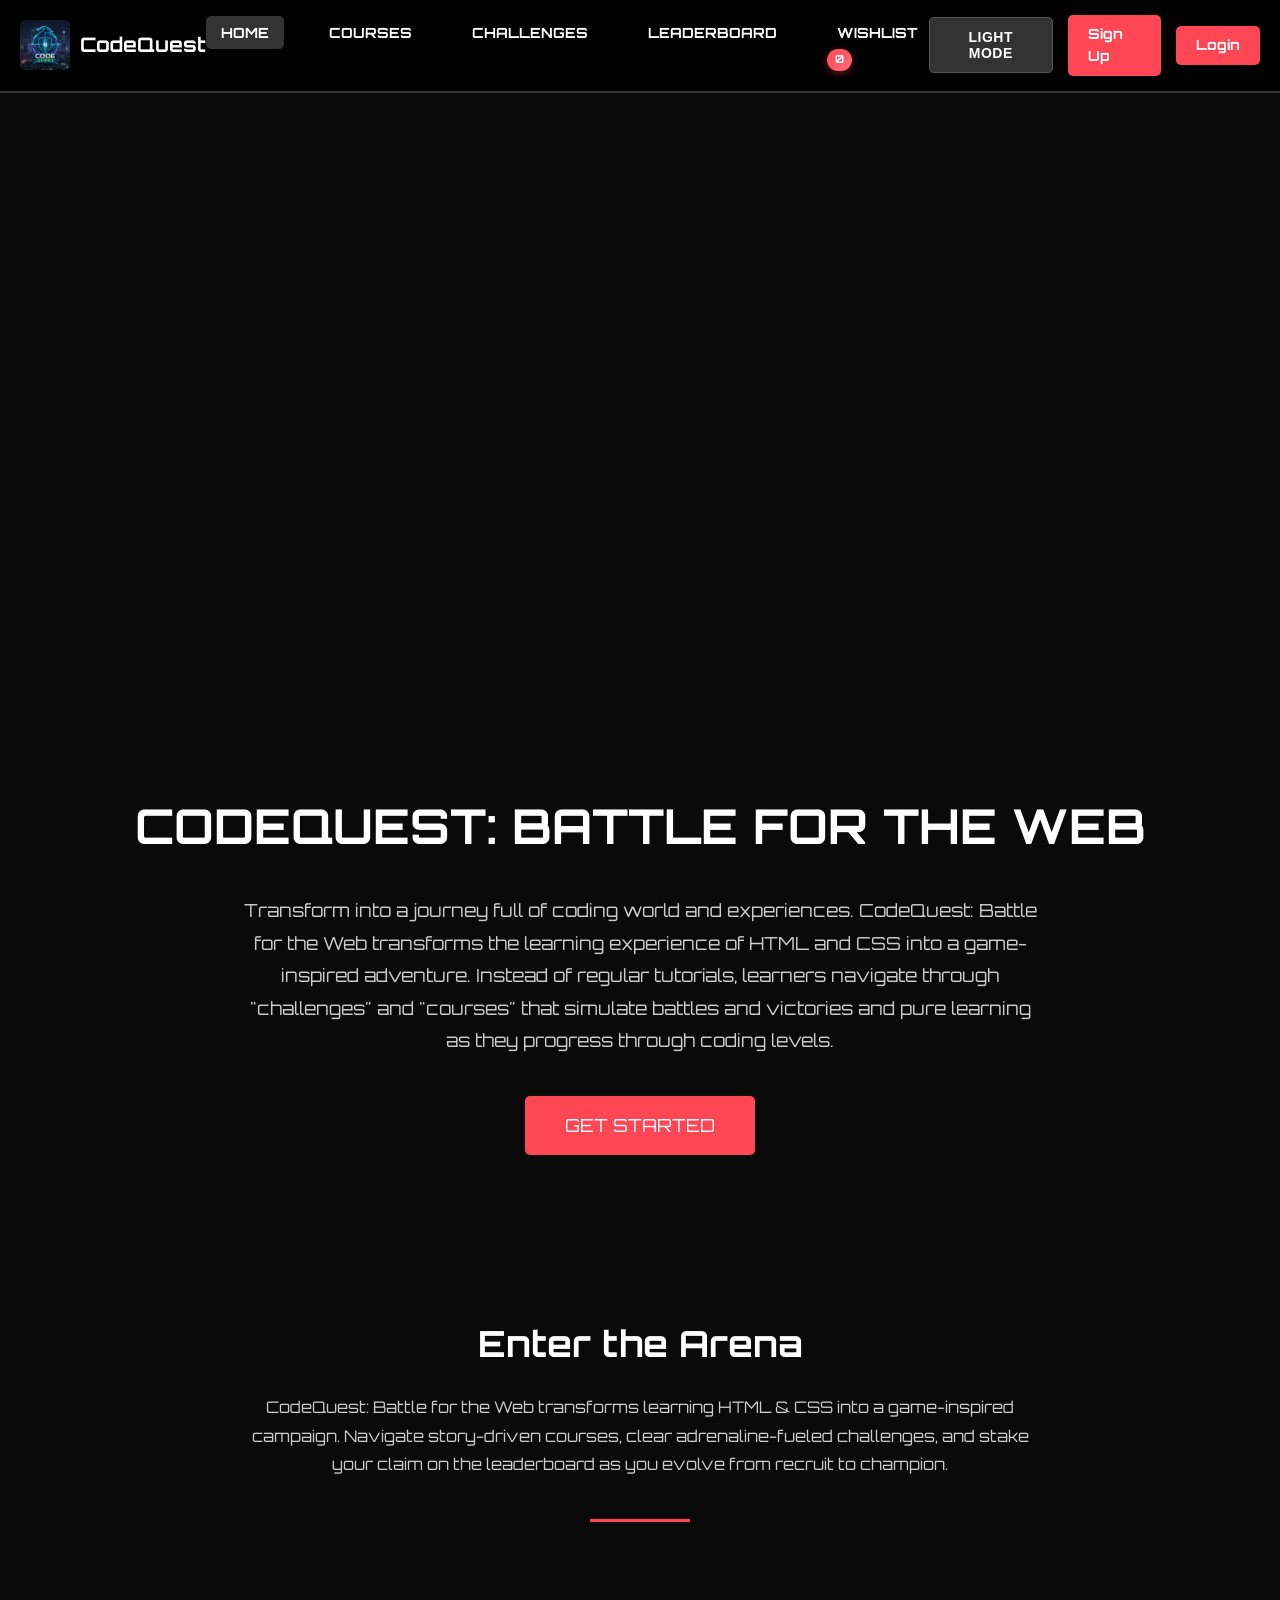
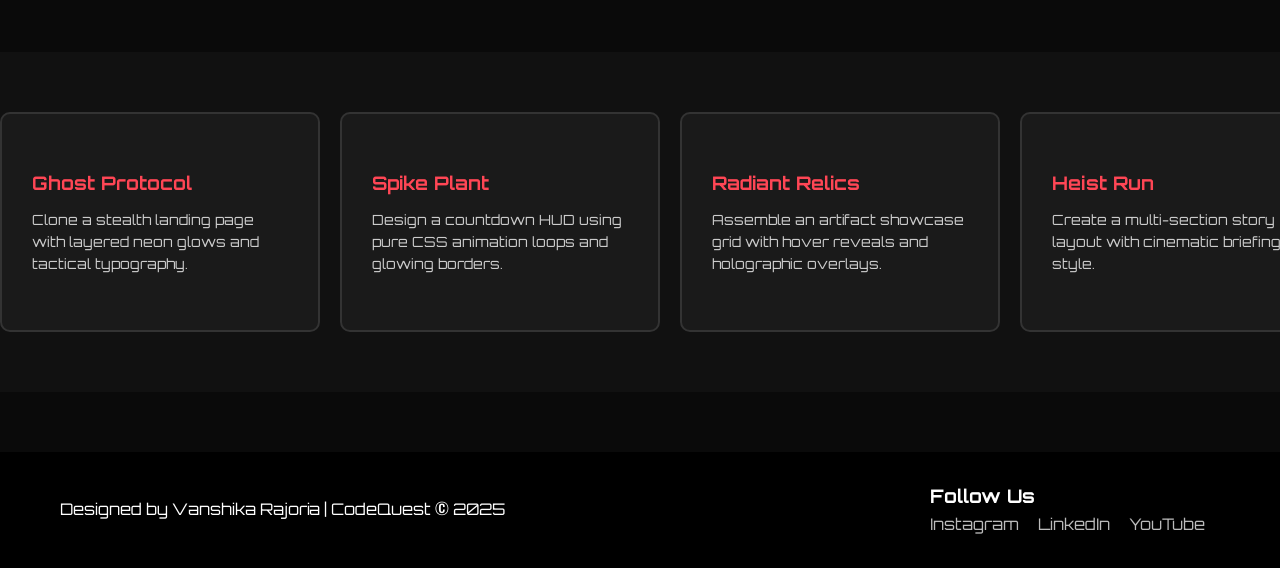
<file: index.html>
<!DOCTYPE html>
<html lang="en">

<head>
  <meta charset="UTF-8">
  <meta name="viewport" content="width=device-width, initial-scale=1.0">
  <title>CodeQuest - Home</title>
  <link href="https://fonts.googleapis.com/css2?family=Orbitron:wght@400;700&family=Oswald:wght@600;700&display=swap"
    rel="stylesheet">
  <link rel="stylesheet" href="index.css">
  <link rel="stylesheet" href="interactive.css">
  <link rel="icon" type="image/x-icon" href="logo.jpg">

  <!-- <style>
    #test{
      background-image: url('./courses.avif');
      background-size: 100% 100%;
      width: 300px;
      height: 200px;
      margin: 100px;
    }
  </style> -->
</head>

<body>
  <!-- <div id="test">
    <h2>Featured Course</h2>
    <p>Master HTML & CSS with interactive lessons and real-world projects.</p>
  </div> -->
  <header class="site-header">
    <div class="header-inner">
      <a href="index.html" class="brand">
        <img src="logo.jpg" alt="CodeQuest logo" class="brand-logo">
        <span class="brand-title">CodeQuest</span>
      </a>

      <!-- <input type="checkbox" id="nav-toggle" class="nav-toggle">
      <label for="nav-toggle" class="nav-toggle-label">
        <span></span>
        <span></span>
        <span></span>
      </label> -->

      <nav class="main-nav">
        <ul class="nav-links">
          <li><a class="active" href="index.html">HOME</a></li>
          <li><a href="courses.html">COURSES</a></li>
          <li><a href="challenges.html">CHALLENGES</a></li>
          <li><a href="leaderboard.html">LEADERBOARD</a></li>
          <li><a href="wishlist.html">WISHLIST <span id="wishlist-count" class="wishlist-badge">0</span></a></li>
        </ul>
      </nav>

      <div class="header-actions">
        <button class="theme-toggle-btn" id="theme-toggle-btn" type="button">Light Mode</button>
        <a href="signup.html" class="btn btn-red">Sign Up</a>
        <a href="login.html" class="btn btn-red-outline">Login</a>
      </div>
    </div>
  </header>

  <video src="firefly.mp4" autoplay loop muted></video>

  <main>
    <section class="hero">
      <h1 class="hero-title">CodeQuest: Battle for the Web</h1>

      <!-- <div class="hero-image-container">
        <img src="code.jpg" alt="CodeQuest Battle Arena">
      </div> -->

      <p class="hero-description">
        Transform into a journey full of coding world and experiences. CodeQuest: Battle for the Web transforms the
        learning experience of HTML and CSS into a game-inspired adventure. Instead of regular tutorials, learners
        navigate through "challenges" and "courses" that simulate battles and victories and pure learning as they
        progress through coding levels.
      </p>

      <div class="hero-actions">
        <a href="courses.html" class="btn-cta">GET STARTED</a>
      </div>
    </section>

    <section class="section">
      <h2 class="section-title">Enter the Arena</h2>
      <p class="section-subtitle">
        CodeQuest: Battle for the Web transforms learning HTML & CSS into a game-inspired campaign. Navigate
        story-driven courses, clear adrenaline-fueled challenges, and stake your claim on the leaderboard as you evolve
        from recruit to champion.
      </p>
      <div class="divider"></div>
    </section>

    <section class="challenges-scroll">
      <div class="challenges-track">
        <div class="challenge-item">
          <h3>Ghost Protocol</h3>
          <p>Clone a stealth landing page with layered neon glows and tactical typography.</p>
        </div>
        <div class="challenge-item">
          <h3>Spike Plant</h3>
          <p>Design a countdown HUD using pure CSS animation loops and glowing borders.</p>
        </div>
        <div class="challenge-item">
          <h3>Radiant Relics</h3>
          <p>Assemble an artifact showcase grid with hover reveals and holographic overlays.</p>
        </div>
        <div class="challenge-item">
          <h3>Heist Run</h3>
          <p>Create a multi-section story layout with cinematic briefing style.</p>
        </div>
        <div class="challenge-item">
          <h3>Valorant Nexus</h3>
          <p>Construct a dashboard with live-style badges and mission logs.</p>
        </div>
        <div class="challenge-item">
          <h3>Final Strike</h3>
          <p>Forge an endgame boss fight page combining grid tactics and flex squads.</p>
        </div>
        <!-- Duplicate for seamless scroll -->
        <div class="challenge-item">
          <h3>Ghost Protocol</h3>
          <p>Clone a stealth landing page with layered neon glows and tactical typography.</p>
        </div>
        <div class="challenge-item">
          <h3>Spike Plant</h3>
          <p>Design a countdown HUD using pure CSS animation loops and glowing borders.</p>
        </div>
        <div class="challenge-item">
          <h3>Radiant Relics</h3>
          <p>Assemble an artifact showcase grid with hover reveals and holographic overlays.</p>
        </div>
      </div>
    </section>
  </main>

  <footer class="site-footer">
    <div class="footer-inner">
      <p>Designed by Vanshika Rajoria | CodeQuest © 2025</p>
      
      <div class="footer-col">
        <h3>Follow Us</h3>
        <div class="social-icons">
          <a href="#">Instagram</a>
          <a href="#">LinkedIn</a>
          <a href="#">YouTube</a>
        </div>
      </div>

    </div>
  </footer>

  <script src="courses.js"></script>
  <script src="theme-toggle.js"></script>
</body>

</html>
</file>
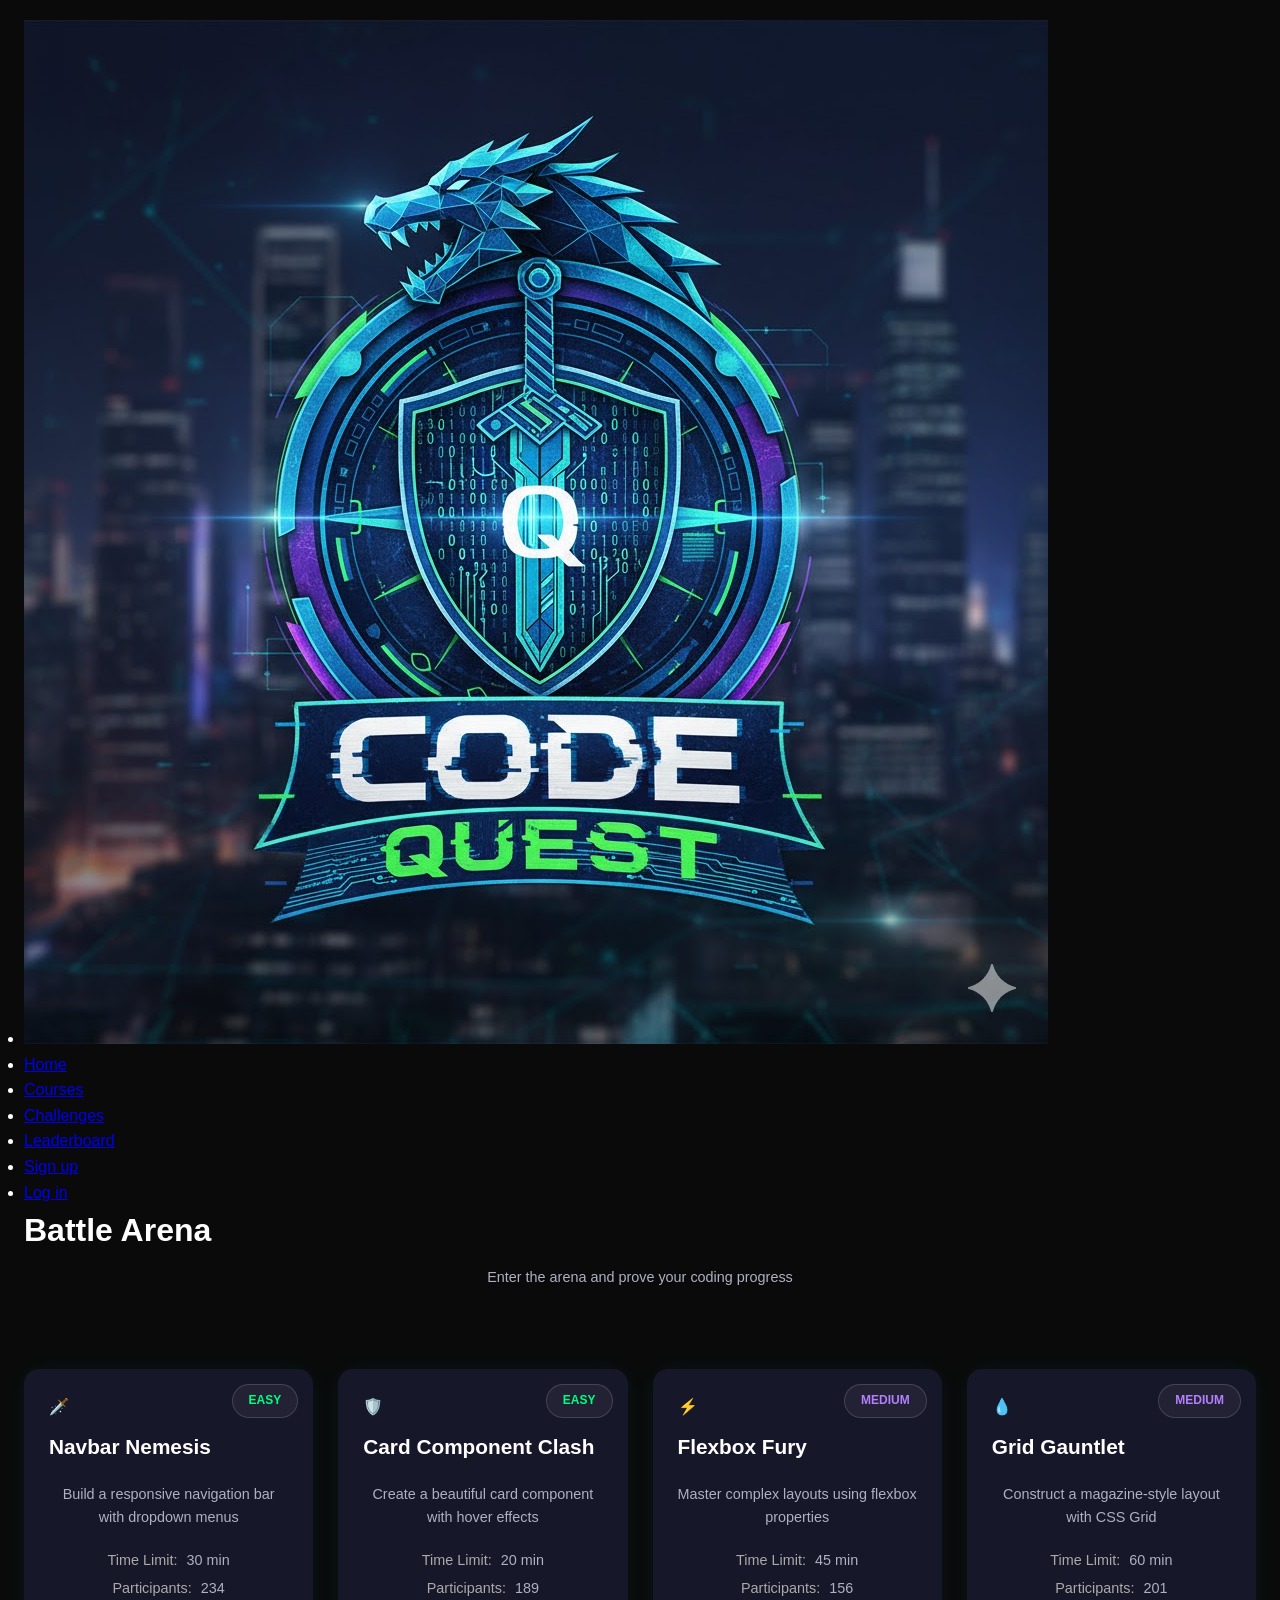
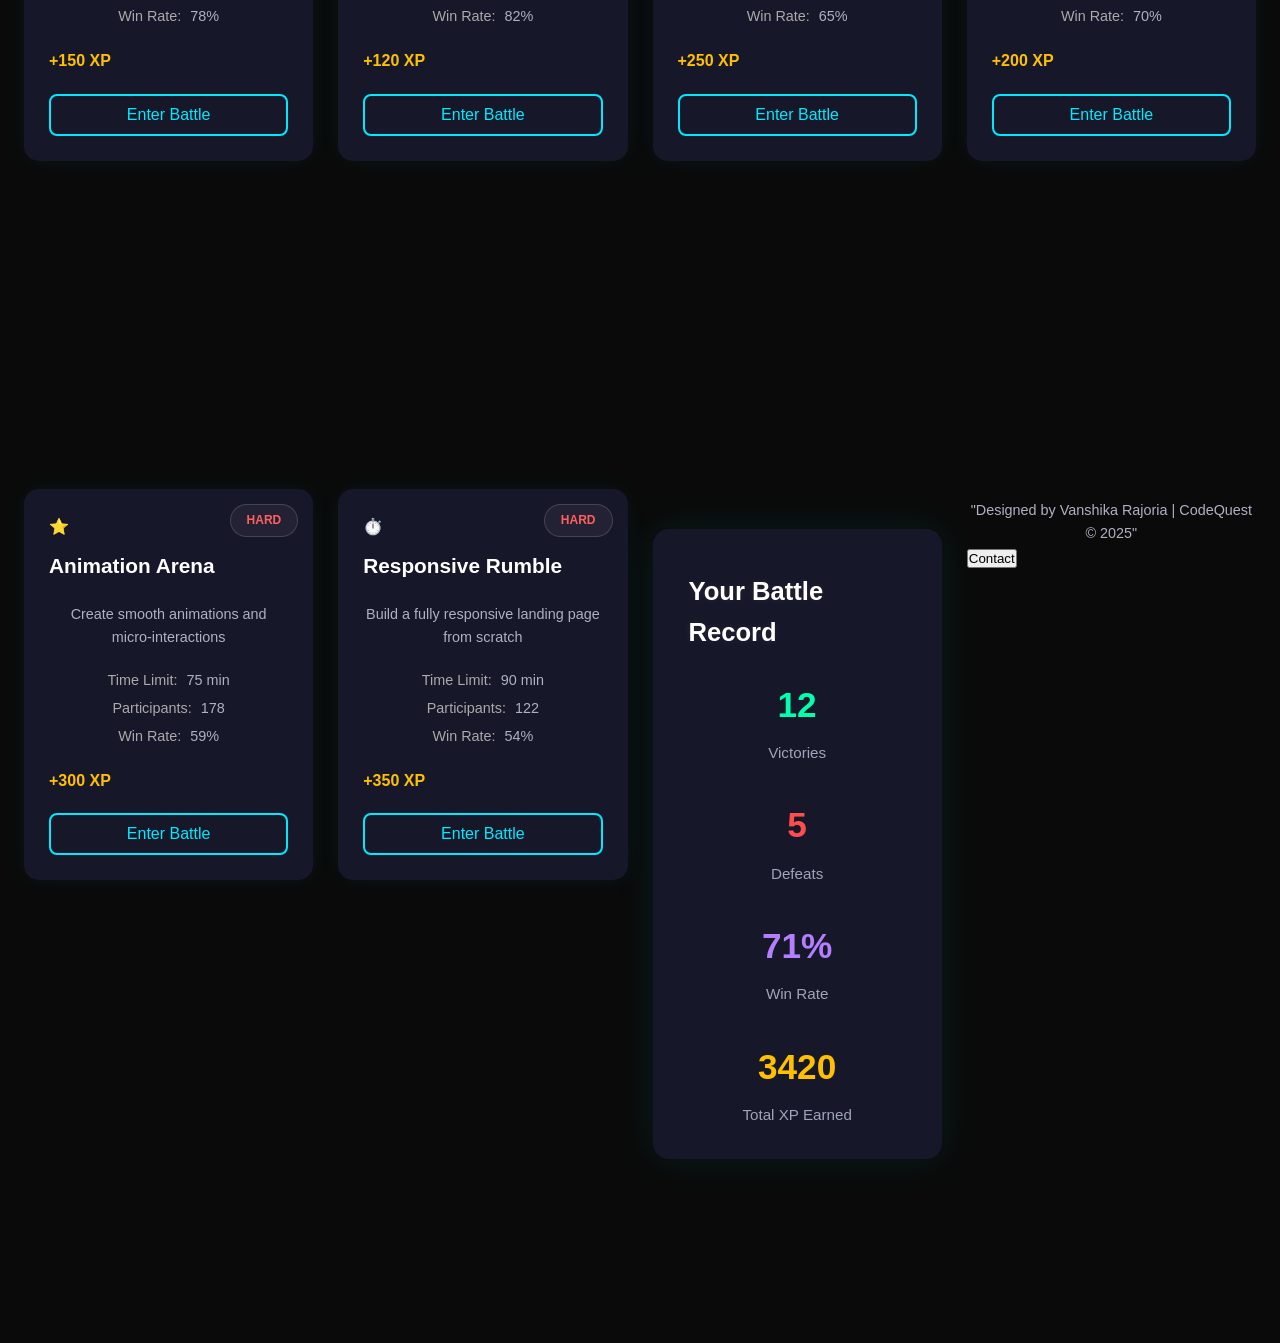
<file: challenge.html>
<!DOCTYPE html>
<html lang="en">
<head>
    <meta charset="UTF-8">
    <meta name="viewport" content="width=device-width, initial-scale=1.0">
    <title>Challenges - CodeQuest</title>
    <link rel="stylesheet" href="challenge.css">
    <link rel="stylesheet" href="index.css">
</head>


<body>
    <div class="container">
        <div class="menu">
            <ul>
                <li class="logo"><a href="index.html"><img src="logo.jpg" alt="Logo"></a></li>
                <li><a href="index.html">Home</a></li>
                <li><a href="courses.html">Courses</a></li>
                <li class="active"><a href="challenge.html">Challenges</a></li>
                <li><a href="leaderboard.html">Leaderboard</a></li>
                <li><a href="#" class="signup-btn"><span>Sign up</span></a></li>
                <li><a href="#" class="login-btn"><span>Log in</span></a></li>
            </ul>
        </div>
        <div class="challenge-content">
            <h1>Battle Arena</h1>
            <p class="subtitle">Enter the arena and prove your coding progress</p>
            </div>

<div class="battle-container">
    <div class="battle-card easy">
      <div class="icon">🗡️</div>
      <div class="difficulty">Easy</div>
      <h2>Navbar Nemesis</h2>
      <p>Build a responsive navigation bar with dropdown menus</p>
      <div class="info">
        <p><span>Time Limit:</span> 30 min</p>
        <p><span>Participants:</span> 234</p>
        <p><span>Win Rate:</span> 78%</p>
      </div>
      <div class="reward">+150 XP</div>
      <button>Enter Battle</button>
    </div>

    
    <div class="battle-card easy">
      <div class="icon">🛡️</div>
      <div class="difficulty">Easy</div>
      <h2>Card Component Clash</h2>
      <p>Create a beautiful card component with hover effects</p>
      <div class="info">
        <p><span>Time Limit:</span> 20 min</p>
        <p><span>Participants:</span> 189</p>
        <p><span>Win Rate:</span> 82%</p>
      </div>
      <div class="reward">+120 XP</div>
      <button>Enter Battle</button>
    </div>

    <div class="battle-card medium">
      <div class="icon">⚡</div>
      <div class="difficulty">Medium</div>
      <h2>Flexbox Fury</h2>
      <p>Master complex layouts using flexbox properties</p>
      <div class="info">
        <p><span>Time Limit:</span> 45 min</p>
        <p><span>Participants:</span> 156</p>
        <p><span>Win Rate:</span> 65%</p>
      </div>
      <div class="reward">+250 XP</div>
      <button>Enter Battle</button>
    </div>

    
    <div class="battle-card medium">
      <div class="icon">💧</div>
      <div class="difficulty">Medium</div>
      <h2>Grid Gauntlet</h2>
      <p>Construct a magazine-style layout with CSS Grid</p>
      <div class="info">
        <p><span>Time Limit:</span> 60 min</p>
        <p><span>Participants:</span> 201</p>
        <p><span>Win Rate:</span> 70%</p>
      </div>
      <div class="reward">+200 XP</div>
      <button>Enter Battle</button>
    </div>

    
    <div class="battle-card hard">
      <div class="icon">⭐</div>
      <div class="difficulty">Hard</div>
      <h2>Animation Arena</h2>
      <p>Create smooth animations and micro-interactions</p>
      <div class="info">
        <p><span>Time Limit:</span> 75 min</p>
        <p><span>Participants:</span> 178</p>
        <p><span>Win Rate:</span> 59%</p>
      </div>
      <div class="reward">+300 XP</div>
      <button>Enter Battle</button>
    </div>

    
    <div class="battle-card hard">
      <div class="icon">⏱️</div>
      <div class="difficulty">Hard</div>
      <h2>Responsive Rumble</h2>
      <p>Build a fully responsive landing page from scratch</p>
      <div class="info">
        <p><span>Time Limit:</span> 90 min</p>
        <p><span>Participants:</span> 122</p>
        <p><span>Win Rate:</span> 54%</p>
      </div>
      <div class="reward">+350 XP</div>
      <button>Enter Battle</button>
            
        </div>

         <div class="battle-record">
    <h2>Your Battle Record</h2>
    <div class="stats">
      <div class="stat">
        <h3 class="green">12</h3>
        <p>Victories</p>
      </div>
      <div class="stat">
        <h3 class="red">5</h3>
        <p>Defeats</p>
      </div>
      <div class="stat">
        <h3 class="purple">71%</h3>
        <p>Win Rate</p>
      </div>
      <div class="stat">
        <h3 class="yellow">3420</h3>
        <p>Total XP Earned</p>
      </div>
    </div>
  </div>
    
        <footer>
            <p>"Designed by Vanshika Rajoria | CodeQuest ©️ 2025"</p>
            <form>
                <input type="button" id="Contact" value="Contact">
            </form>
        </footer>
        
    </body>
    </html>
</file>
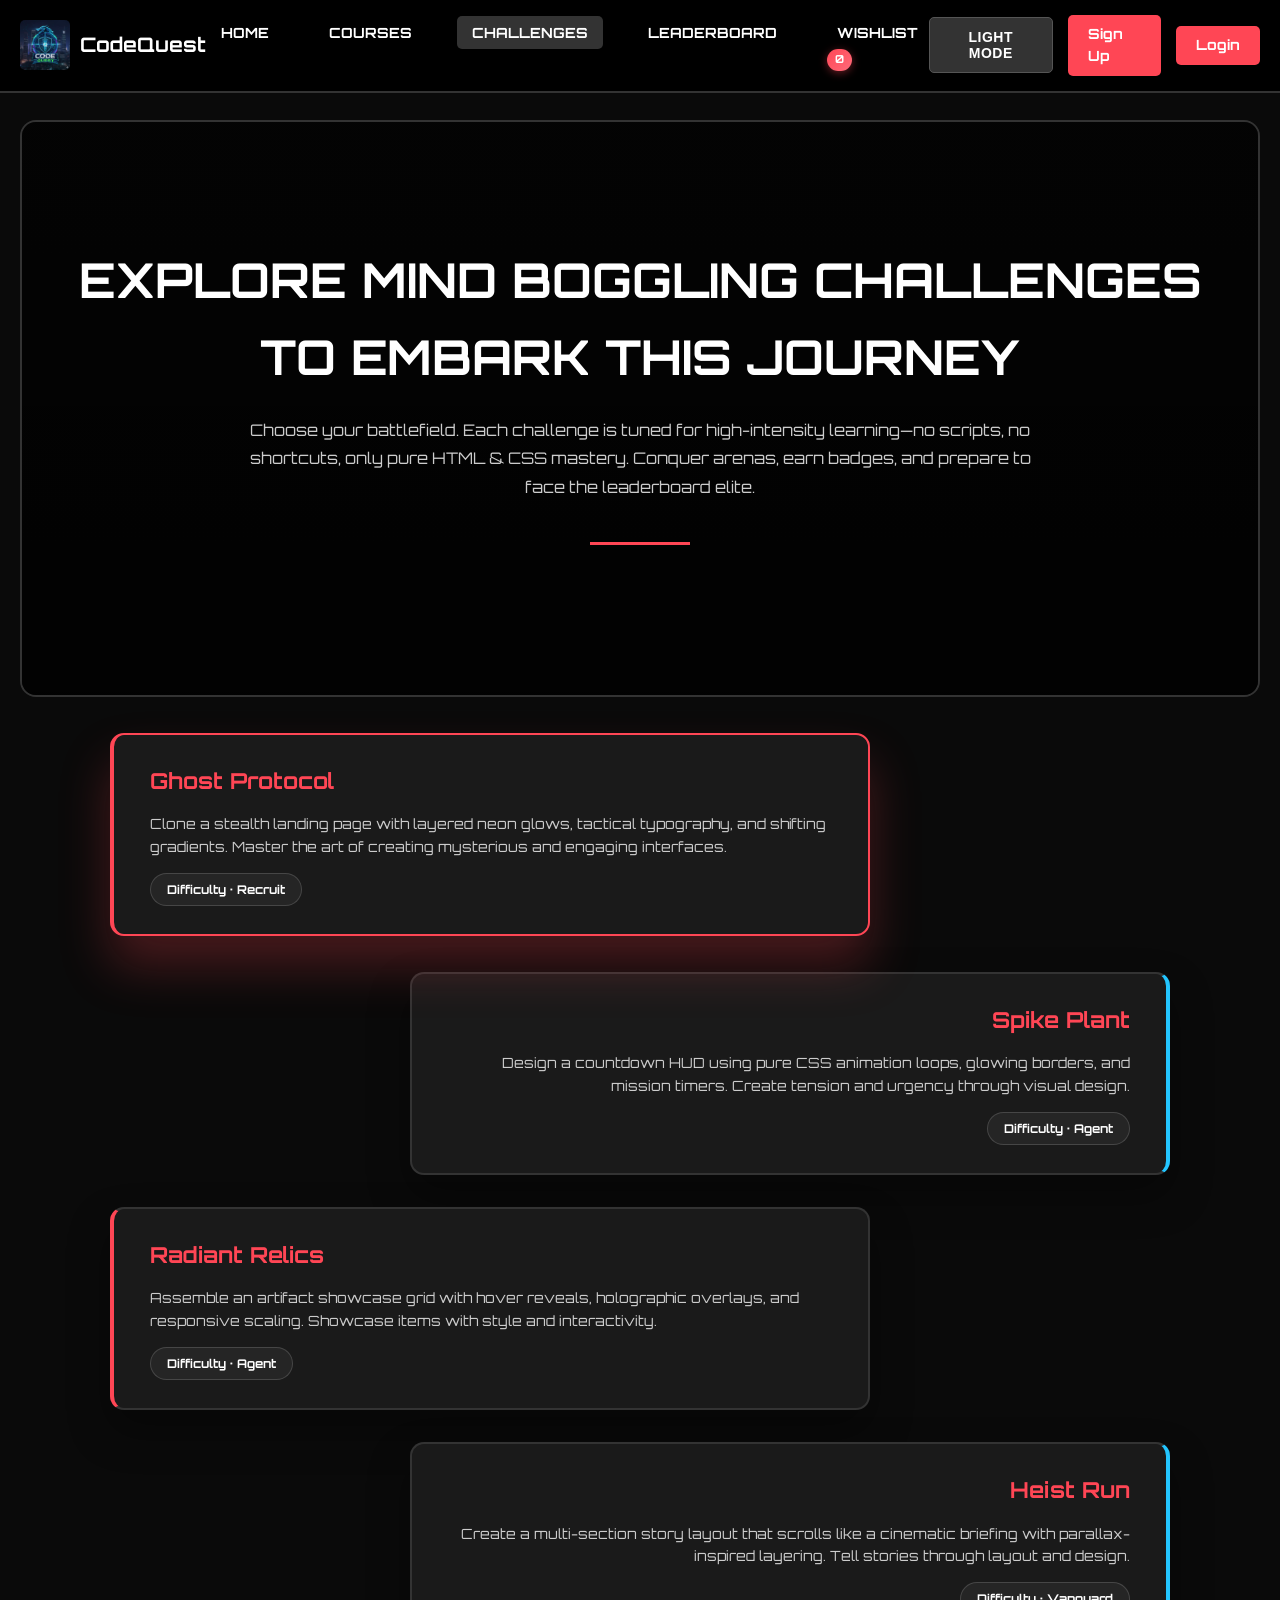
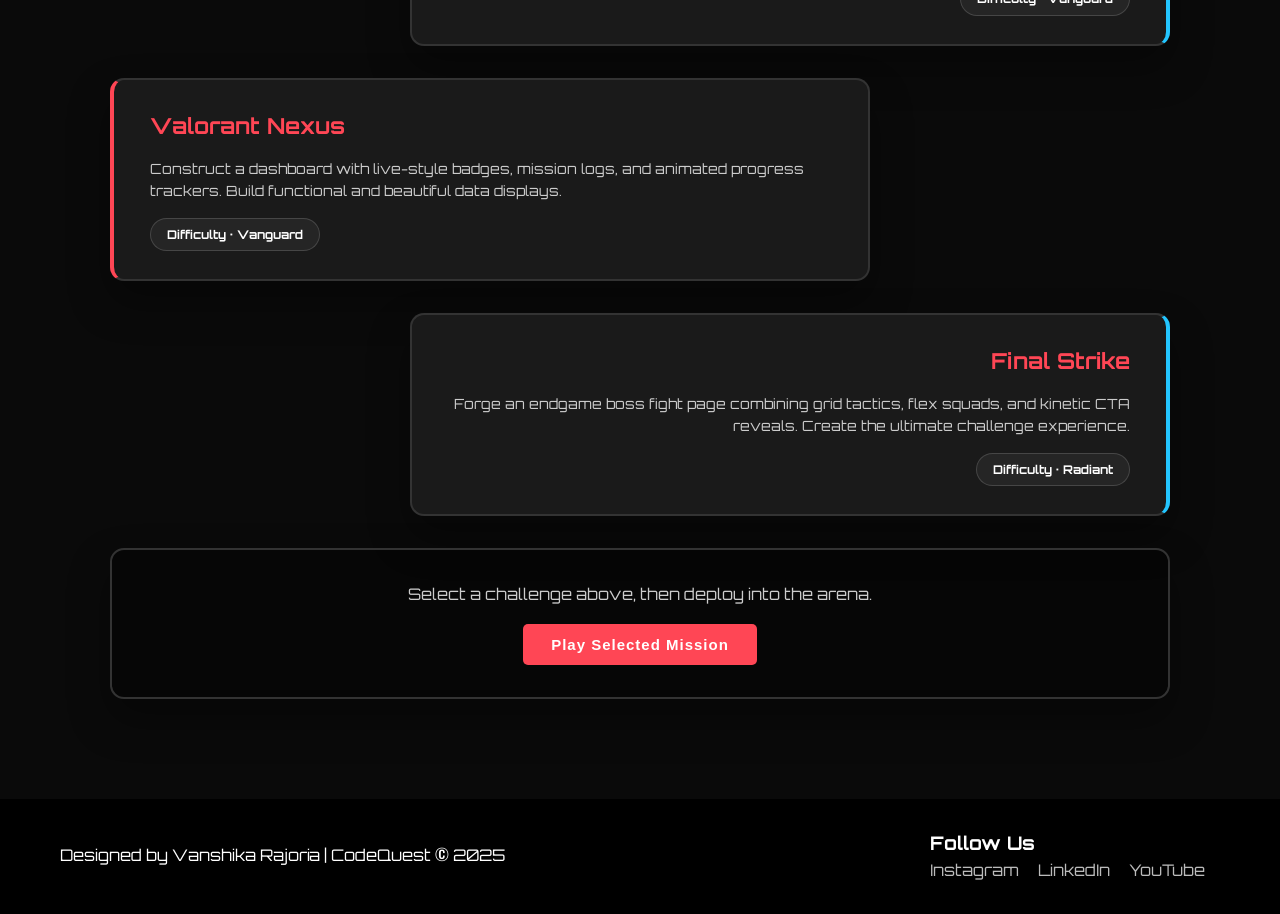
<file: challenges.html>
<!DOCTYPE html>
<html lang="en">

<head>
  <meta charset="UTF-8">
  <meta name="viewport" content="width=device-width, initial-scale=1.0">
  <title>CodeQuest - Challenges</title>
  <link href="https://fonts.googleapis.com/css2?family=Orbitron:wght@400;700&family=Oswald:wght@600;700&display=swap"
    rel="stylesheet">
  <link rel="stylesheet" href="index.css">
  <link rel="stylesheet" href="interactive.css">
  <link rel="icon" type="image/x-icon" href="logo.jpg">
</head>

<body>
  <header class="site-header">
    <div class="header-inner">
      <a href="index.html" class="brand">
        <img src="logo.jpg" alt="CodeQuest logo" class="brand-logo">
        <span class="brand-title">CodeQuest</span>
      </a>

      <input type="checkbox" id="nav-toggle" class="nav-toggle">
      <label for="nav-toggle" class="nav-toggle-label">
        <span></span>
        <span></span>
        <span></span>
      </label>

      <nav class="main-nav">
        <ul class="nav-links">
          <li><a href="index.html">HOME</a></li>
          <li><a href="courses.html">COURSES</a></li>
          <li><a class="active" href="challenges.html">CHALLENGES</a></li>
          <li><a href="leaderboard.html">LEADERBOARD</a></li>
          <li><a href="wishlist.html">WISHLIST <span id="wishlist-count" class="wishlist-badge">0</span></a></li>
        </ul>
      </nav>

      <div class="header-actions">
        <button class="theme-toggle-btn" id="theme-toggle-btn" type="button">Light Mode</button>
        <a href="signup.html" class="btn btn-red">Sign Up</a>
        <a href="login.html" class="btn btn-red-outline">Login</a>
      </div>
    </div>
  </header>

  <main>
    <section class="challenge-intro">
      <h1 class="hero-title">EXPLORE MIND BOGGLING CHALLENGES TO EMBARK THIS JOURNEY</h1>
      <p class="section-subtitle">
        Choose your battlefield. Each challenge is tuned for high-intensity learning—no scripts, no shortcuts, only pure
        HTML & CSS mastery. Conquer arenas, earn badges, and prepare to face the leaderboard elite.
      </p>
      <div class="divider"></div>
    </section>

    <section>
      <form class="challenge-select" action="#">
        <div class="challenge-grid">
          <div class="challenge-option">
            <input type="radio" id="mission-1" name="mission" checked>
            <label class="challenge-card" for="mission-1">
              <h3>Ghost Protocol</h3>
              <p>Clone a stealth landing page with layered neon glows, tactical typography, and shifting gradients.
                Master the art of creating mysterious and engaging interfaces.</p>
              <span class="difficulty">Difficulty · Recruit</span>
            </label>
          </div>

          <div class="challenge-option">
            <input type="radio" id="mission-2" name="mission">
            <label class="challenge-card" for="mission-2">
              <h3>Spike Plant</h3>
              <p>Design a countdown HUD using pure CSS animation loops, glowing borders, and mission timers. Create
                tension and urgency through visual design.</p>
              <span class="difficulty">Difficulty · Agent</span>
            </label>
          </div>

          <div class="challenge-option">
            <input type="radio" id="mission-3" name="mission">
            <label class="challenge-card" for="mission-3">
              <h3>Radiant Relics</h3>
              <p>Assemble an artifact showcase grid with hover reveals, holographic overlays, and responsive scaling.
                Showcase items with style and interactivity.</p>
              <span class="difficulty">Difficulty · Agent</span>
            </label>
          </div>

          <div class="challenge-option">
            <input type="radio" id="mission-4" name="mission">
            <label class="challenge-card" for="mission-4">
              <h3>Heist Run</h3>
              <p>Create a multi-section story layout that scrolls like a cinematic briefing with parallax-inspired
                layering. Tell stories through layout and design.</p>
              <span class="difficulty">Difficulty · Vanguard</span>
            </label>
          </div>

          <div class="challenge-option">
            <input type="radio" id="mission-5" name="mission">
            <label class="challenge-card" for="mission-5">
              <h3>Valorant Nexus</h3>
              <p>Construct a dashboard with live-style badges, mission logs, and animated progress trackers. Build
                functional and beautiful data displays.</p>
              <span class="difficulty">Difficulty · Vanguard</span>
            </label>
          </div>

          <div class="challenge-option">
            <input type="radio" id="mission-6" name="mission">
            <label class="challenge-card" for="mission-6">
              <h3>Final Strike</h3>
              <p>Forge an endgame boss fight page combining grid tactics, flex squads, and kinetic CTA reveals. Create
                the ultimate challenge experience.</p>
              <span class="difficulty">Difficulty · Radiant</span>
            </label>
          </div>
        </div>

        <div class="collective-play">
          <p>Select a challenge above, then deploy into the arena.</p>
          <button type="submit" class="btn btn-red play-all-btn">Play Selected Mission</button>
        </div>
      </form>
    </section>
  </main>

  <footer class="site-footer">
    <div class="footer-inner">
      <p>Designed by Vanshika Rajoria | CodeQuest © 2025</p>
      
      <div class="footer-col">
        <h3>Follow Us</h3>
        <div class="social-icons">
          <a href="#">Instagram</a>
          <a href="#">LinkedIn</a>
          <a href="#">YouTube</a>
        </div>
      </div>
    </div>
  </footer>

  <script src="challenges.js"></script>
  <script src="theme-toggle.js"></script>
</body>

</html>
</file>
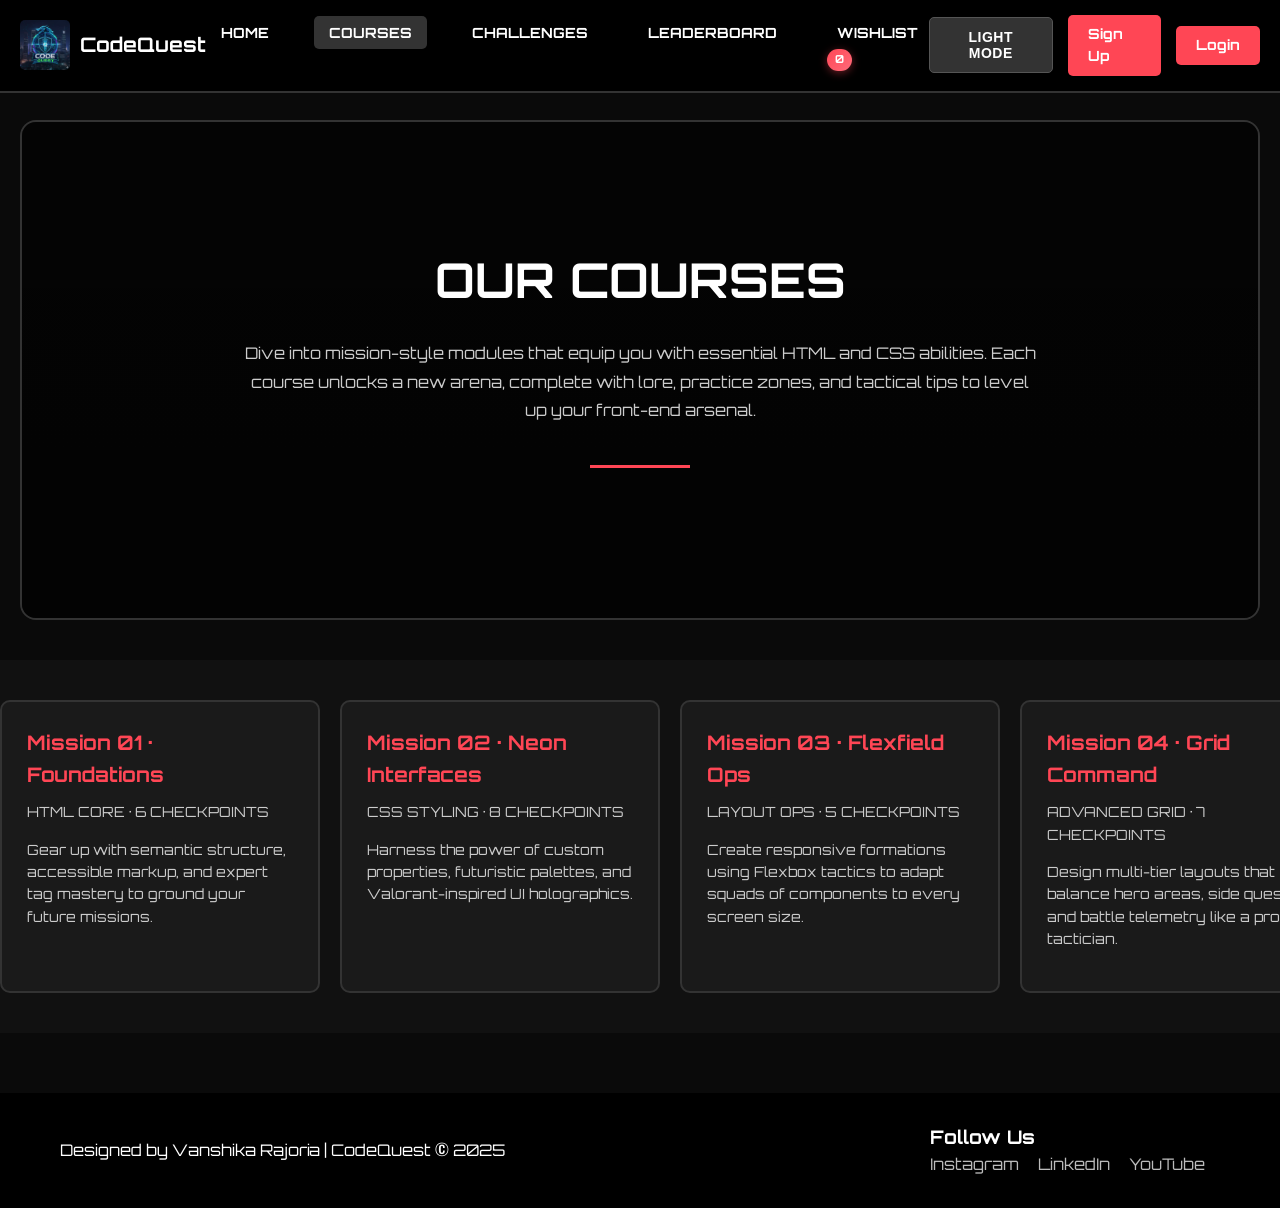
<file: courses.html>
<!DOCTYPE html>
<html lang="en">

<head>
  <meta charset="UTF-8">
  <meta name="viewport" content="width=device-width, initial-scale=1.0">
  <title>CodeQuest - Courses</title>
  <link href="https://fonts.googleapis.com/css2?family=Orbitron:wght@400;700&family=Oswald:wght@600;700&display=swap"
    rel="stylesheet">
  <link rel="stylesheet" href="index.css">
  <link rel="stylesheet" href="interactive.css">
  <link rel="icon" type="image/x-icon" href="logo.jpg">
</head>

<body>
  <header class="site-header">
    <div class="header-inner">
      <a href="index.html" class="brand">
        <img src="logo.jpg" alt="CodeQuest logo" class="brand-logo">
        <span class="brand-title">CodeQuest</span>
      </a>

      <input type="checkbox" id="nav-toggle" class="nav-toggle">
      <label for="nav-toggle" class="nav-toggle-label">
        <span></span>
        <span></span>
        <span></span>
      </label>

      <nav class="main-nav">
        <ul class="nav-links">
          <li><a href="index.html">HOME</a></li>
          <li><a class="active" href="courses.html">COURSES</a></li>
          <li><a href="challenges.html">CHALLENGES</a></li>
          <li><a href="leaderboard.html">LEADERBOARD</a></li>
          <li><a href="wishlist.html">WISHLIST <span id="wishlist-count" class="wishlist-badge">0</span></a></li>
        </ul>
      </nav>

      <div class="header-actions">
        <button class="theme-toggle-btn" id="theme-toggle-btn" type="button">Light Mode</button>
        <a href="signup.html" class="btn btn-red">Sign Up</a>
        <a href="login.html" class="btn btn-red-outline">Login</a>
      </div>
    </div>
  </header>

  <main>
    <section class="courses-hero">
      <!-- <div id="test"> -->


      </div>

      <h1 class="hero-title">OUR COURSES</h1>
      <p class="section-subtitle">
        Dive into mission-style modules that equip you with essential HTML and CSS abilities. Each course unlocks a new
        arena, complete with lore, practice zones, and tactical tips to level up your front-end arsenal.
      </p>
      <div class="divider"></div>
    </section>

    <section class="course-marquee">
      <div class="course-track">
        <article class="course-card" id="course1">
          <a href="#course1" class="course-link">
            <h3>Mission 01 · Foundations</h3>
            <p class="course-meta">HTML CORE · 6 CHECKPOINTS</p>
            <p>Gear up with semantic structure, accessible markup, and expert tag mastery to ground your future
              missions.</p>
          </a>
        </article>

        <article class="course-card" id="course2">
          <a href="#course2" class="course-link">
            <h3>Mission 02 · Neon Interfaces</h3>
            <p class="course-meta">CSS STYLING · 8 CHECKPOINTS</p>
            <p>Harness the power of custom properties, futuristic palettes, and Valorant-inspired UI holographics.</p>
          </a>
        </article>

        <article class="course-card" id="course3">
          <a href="#course3" class="course-link">
            <h3>Mission 03 · Flexfield Ops</h3>
            <p class="course-meta">LAYOUT OPS · 5 CHECKPOINTS</p>
            <p>Create responsive formations using Flexbox tactics to adapt squads of components to every screen size.
            </p>
          </a>
        </article>

        <article class="course-card" id="course4">
          <a href="#course4" class="course-link">
            <h3>Mission 04 · Grid Command</h3>
            <p class="course-meta">ADVANCED GRID · 7 CHECKPOINTS</p>
            <p>Design multi-tier layouts that balance hero areas, side quests, and battle telemetry like a pro
              tactician.</p>
          </a>
        </article>

        <article class="course-card" id="course5">
          <a href="#course5" class="course-link">
            <h3>Mission 05 · Motion Lab</h3>
            <p class="course-meta">ANIMATION RUN · 6 CHECKPOINTS</p>
            <p>Unleash keyframes, hover effects, and hover-triggered flares to make every component feel alive.</p>
          </a>
        </article>

        <article class="course-card" id="course6">
          <a href="#course6" class="course-link">
            <h3>Mission 06 · Final Raid</h3>
            <p class="course-meta">BATTLE PROJECT · 1 BOSS FIGHT</p>
            <p>Assemble everything you've learned into a polished, game-inspired web experience worthy of the
              leaderboard.</p>
          </a>
        </article>


        <article class="course-card" id="course1b">
          <a href="#course1b" class="course-link">
            <h3>Mission 01 · Foundations</h3>
            <p class="course-meta">HTML CORE · 6 CHECKPOINTS</p>
            <p>Gear up with semantic structure, accessible markup, and expert tag mastery to ground your future
              missions.</p>
          </a>
        </article>

        <article class="course-card" id="course2b">
          <a href="#course2b" class="course-link">
            <h3>Mission 02 · Neon Interfaces</h3>
            <p class="course-meta">CSS STYLING · 8 CHECKPOINTS</p>
            <p>Harness the power of custom properties, futuristic palettes, and Valorant-inspired UI holographics.</p>
          </a>
        </article>
      </div>
    </section>
  </main>

  <footer class="site-footer">
    <div class="footer-inner">
      <p>Designed by Vanshika Rajoria | CodeQuest © 2025</p>
     
      <div class="footer-col">
        <h3>Follow Us</h3>
        <div class="social-icons">
          <a href="#">Instagram</a>
          <a href="#">LinkedIn</a>
          <a href="#">YouTube</a>
        </div>
      </div>
    </div>
  </footer>

  <script src="courses.js"></script>
  <script src="theme-toggle.js"></script>
</body>

</html>
</file>
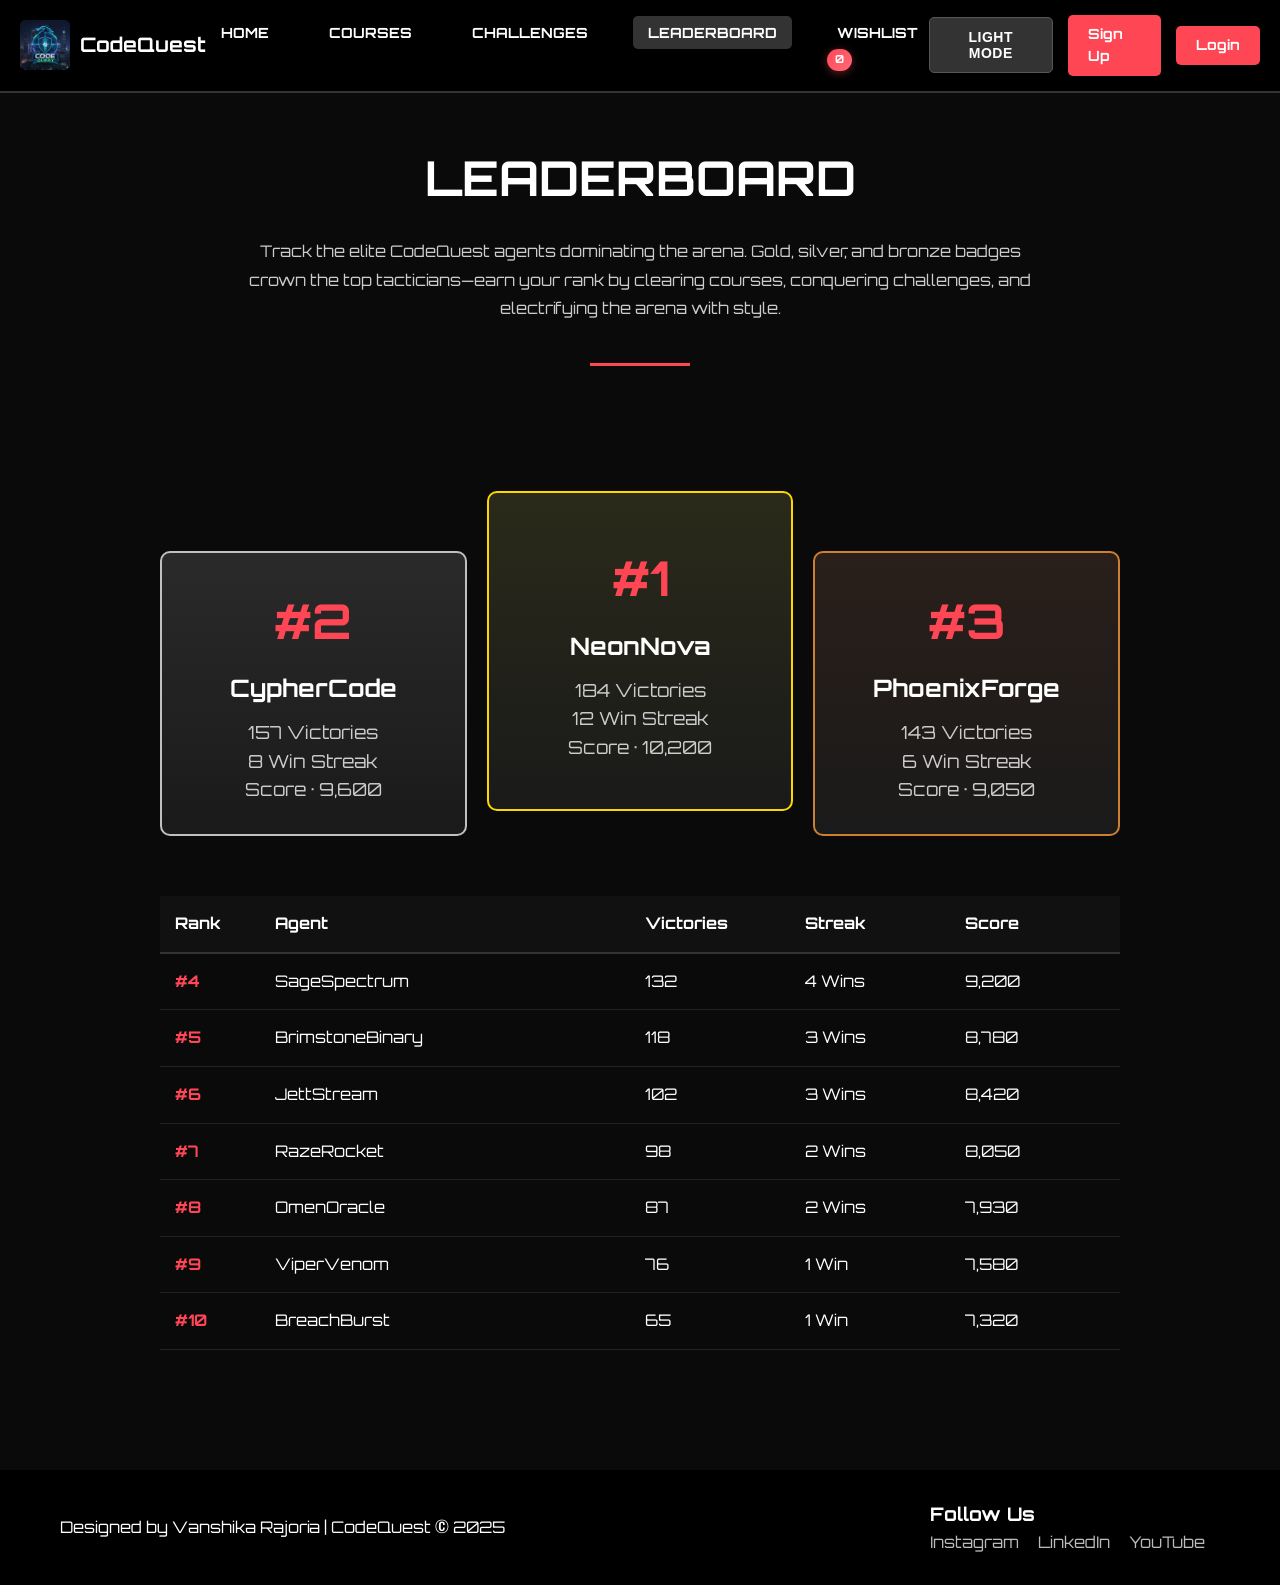
<file: leaderboard.html>
<!DOCTYPE html>
<html lang="en">

<head>
  <meta charset="UTF-8">
  <meta name="viewport" content="width=device-width, initial-scale=1.0">
  <title>CodeQuest - Leaderboard</title>
  <link href="https://fonts.googleapis.com/css2?family=Orbitron:wght@400;700&family=Oswald:wght@600;700&display=swap"
    rel="stylesheet">
  <link rel="stylesheet" href="index.css">
  <link rel="stylesheet" href="interactive.css">
  <link rel="icon" type="image/x-icon" href="logo.jpg">
</head>

<body>
  <header class="site-header">
    <div class="header-inner">
      <a href="index.html" class="brand">
        <img src="logo.jpg" alt="CodeQuest logo" class="brand-logo">
        <span class="brand-title">CodeQuest</span>
      </a>

      <input type="checkbox" id="nav-toggle" class="nav-toggle">
      <label for="nav-toggle" class="nav-toggle-label">
        <span></span>
        <span></span>
        <span></span>
      </label>

      <nav class="main-nav">
        <ul class="nav-links">
          <li><a href="index.html">HOME</a></li>
          <li><a href="courses.html">COURSES</a></li>
          <li><a href="challenges.html">CHALLENGES</a></li>
          <li><a class="active" href="leaderboard.html">LEADERBOARD</a></li>
          <li><a href="wishlist.html">WISHLIST <span id="wishlist-count" class="wishlist-badge">0</span></a></li>
        </ul>
      </nav>

      <div class="header-actions">
        <button class="theme-toggle-btn" id="theme-toggle-btn" type="button">Light Mode</button>
        <a href="signup.html" class="btn btn-red">Sign Up</a>
        <a href="login.html" class="btn btn-red-outline">Login</a>
      </div>
    </div>
  </header>

  <main>
    <section class="leaderboard-intro">
      <h1 class="hero-title">LEADERBOARD</h1>
      <p class="section-subtitle">
        Track the elite CodeQuest agents dominating the arena. Gold, silver, and bronze badges crown the top
        tacticians—earn your rank by clearing courses, conquering challenges, and electrifying the arena with style.
      </p>
      <div class="divider"></div>
    </section>

    <section>
      <div class="podium">
        <div class="podium-item second">
          <div class="podium-rank">#2</div>
          <div class="podium-name">CypherCode</div>
          <div class="podium-score">157 Victories</div>
          <div class="podium-score">8 Win Streak</div>
          <div class="podium-score">Score · 9,600</div>
        </div>

        <div class="podium-item first">
          <div class="podium-rank">#1</div>
          <div class="podium-name">NeonNova</div>
          <div class="podium-score">184 Victories</div>
          <div class="podium-score">12 Win Streak</div>
          <div class="podium-score">Score · 10,200</div>
        </div>

        <div class="podium-item third">
          <div class="podium-rank">#3</div>
          <div class="podium-name">PhoenixForge</div>
          <div class="podium-score">143 Victories</div>
          <div class="podium-score">6 Win Streak</div>
          <div class="podium-score">Score · 9,050</div>
        </div>
      </div>

      <div class="leaderboard-table">
        <div class="leaderboard-header">
          <span>Rank</span>
          <span>Agent</span>
          <span>Victories</span>
          <span>Streak</span>
          <span>Score</span>
        </div>

        <div class="leaderboard-row">
          <span class="rank">#4</span>
          <span>SageSpectrum</span>
          <span>132</span>
          <span>4 Wins</span>
          <span>9,200</span>
        </div>

        <div class="leaderboard-row">
          <span class="rank">#5</span>
          <span>BrimstoneBinary</span>
          <span>118</span>
          <span>3 Wins</span>
          <span>8,780</span>
        </div>

        <div class="leaderboard-row">
          <span class="rank">#6</span>
          <span>JettStream</span>
          <span>102</span>
          <span>3 Wins</span>
          <span>8,420</span>
        </div>

        <div class="leaderboard-row">
          <span class="rank">#7</span>
          <span>RazeRocket</span>
          <span>98</span>
          <span>2 Wins</span>
          <span>8,050</span>
        </div>

        <div class="leaderboard-row">
          <span class="rank">#8</span>
          <span>OmenOracle</span>
          <span>87</span>
          <span>2 Wins</span>
          <span>7,930</span>
        </div>

        <div class="leaderboard-row">
          <span class="rank">#9</span>
          <span>ViperVenom</span>
          <span>76</span>
          <span>1 Win</span>
          <span>7,580</span>
        </div>

        <div class="leaderboard-row">
          <span class="rank">#10</span>
          <span>BreachBurst</span>
          <span>65</span>
          <span>1 Win</span>
          <span>7,320</span>
        </div>
      </div>
    </section>
  </main>

  <footer class="site-footer">
    <div class="footer-inner">
      <p>Designed by Vanshika Rajoria | CodeQuest © 2025</p>
      <div class="footer-col">
        <h3>Follow Us</h3>
        <div class="social-icons">
          <a href="#">Instagram</a>
          <a href="#">LinkedIn</a>
          <a href="#">YouTube</a>
        </div>
      </div>
    </div>
  </footer>

  <script src="courses.js"></script>
  <script src="theme-toggle.js"></script>
</body>

</html>
</file>
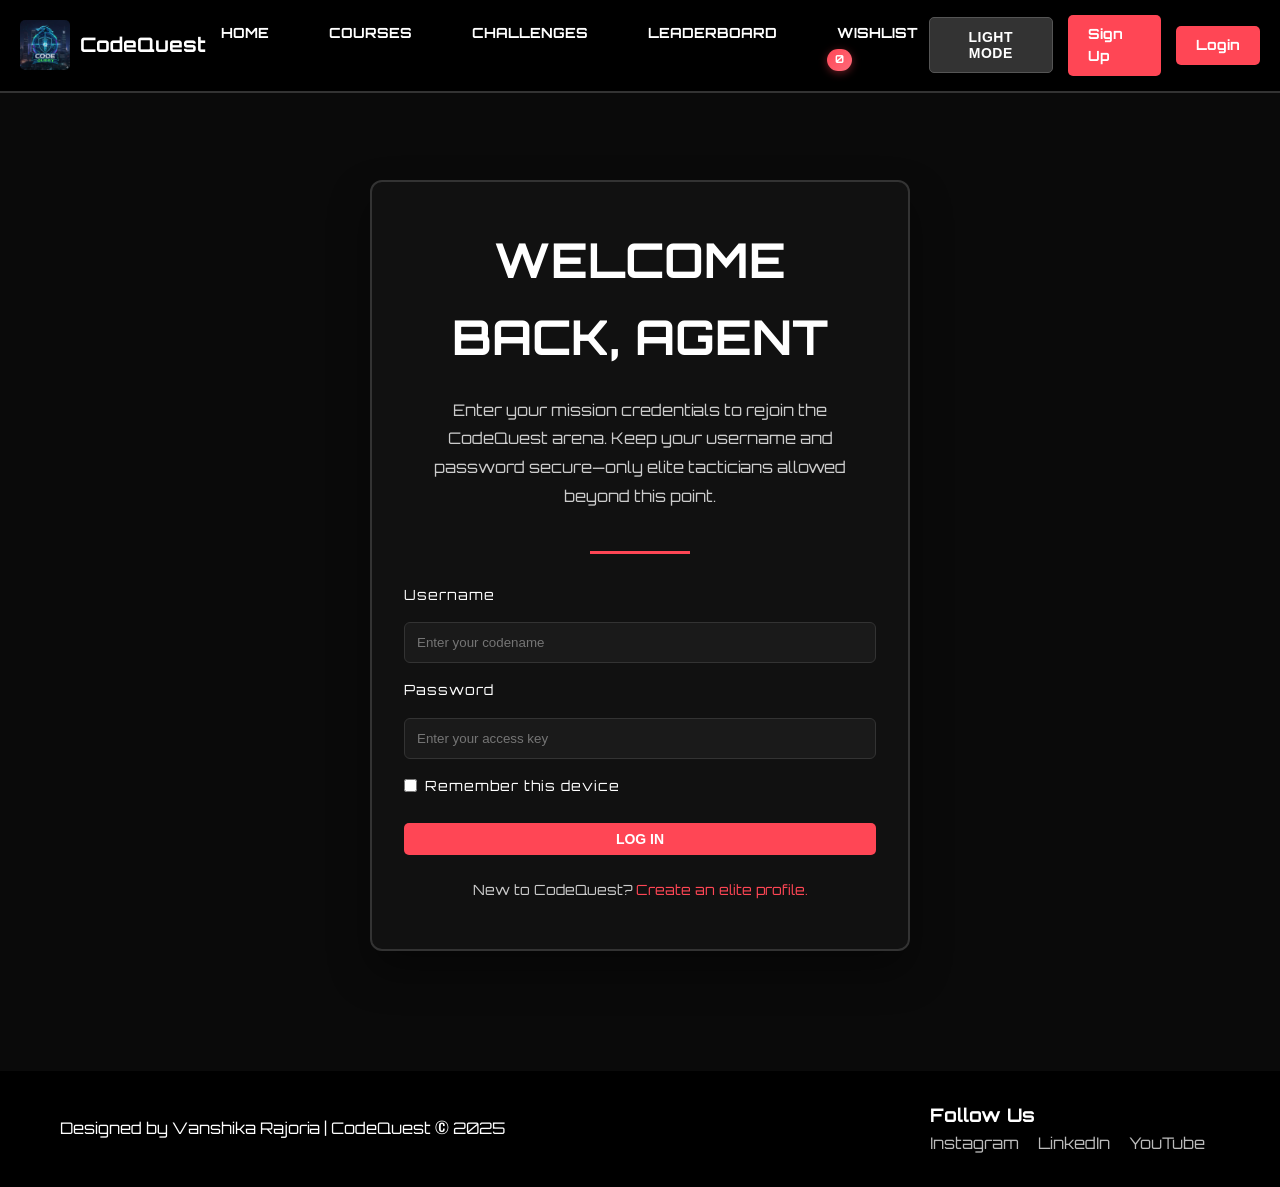
<file: login.html>
<!DOCTYPE html>
<html lang="en">

<head>
  <meta charset="UTF-8">
  <meta name="viewport" content="width=device-width, initial-scale=1.0">
  <title>CodeQuest - Login</title>
  <link href="https://fonts.googleapis.com/css2?family=Orbitron:wght@400;700&family=Oswald:wght@600;700&display=swap"
    rel="stylesheet">
  <link rel="stylesheet" href="index.css">
  <link rel="stylesheet" href="interactive.css">
  <link rel="icon" type="image/x-icon" href="logo.jpg">
</head>

<body>
  <header class="site-header">
    <div class="header-inner">
      <a href="index.html" class="brand">
        <img src="logo.jpg" alt="CodeQuest logo" class="brand-logo">
        <span class="brand-title">CodeQuest</span>
      </a>

      <input type="checkbox" id="nav-toggle" class="nav-toggle">
      <label for="nav-toggle" class="nav-toggle-label">
        <span></span>
        <span></span>
        <span></span>
      </label>

      <nav class="main-nav">
        <ul class="nav-links">
          <li><a href="index.html">HOME</a></li>
          <li><a href="courses.html">COURSES</a></li>
          <li><a href="challenges.html">CHALLENGES</a></li>
          <li><a href="leaderboard.html">LEADERBOARD</a></li>
          <li><a href="wishlist.html">WISHLIST <span id="wishlist-count" class="wishlist-badge">0</span></a></li>
        </ul>
      </nav>

      <div class="header-actions">
        <button class="theme-toggle-btn" id="theme-toggle-btn" type="button">Light Mode</button>
        <a href="signup.html" class="btn btn-red">Sign Up</a>
        <a href="login.html" class="btn btn-red-outline">Login</a>
      </div>
    </div>
  </header>

  <main>
    <section class="auth-section">
      <div class="auth-card">
        <h1 class="hero-title">Welcome Back, Agent</h1>
        <p class="section-subtitle">
          Enter your mission credentials to rejoin the CodeQuest arena. Keep your username and password secure—only
          elite tacticians allowed beyond this point.
        </p>
        <div class="divider"></div>

        <form class="auth-form">
          <label for="login-username">Username</label>
          <input type="text" id="login-username" name="username" placeholder="Enter your codename" required>

          <label for="login-password">Password</label>
          <input type="password" id="login-password" name="password" placeholder="Enter your access key" required>

          <label class="auth-remember">
            <input type="checkbox" name="remember">
            Remember this device
          </label>

          <button type="submit" class="btn btn-red auth-submit">Log In</button>
        </form>

        <p class="auth-switch">
          New to CodeQuest? <a href="signup.html">Create an elite profile.</a>
        </p>
      </div>
    </section>
  </main>

  <footer class="site-footer">
    <div class="footer-inner">
      <p>Designed by Vanshika Rajoria | CodeQuest © 2025</p>
   
      <div class="footer-col">
        <h3>Follow Us</h3>
        <div class="social-icons">
          <a href="#">Instagram</a>
          <a href="#">LinkedIn</a>
          <a href="#">YouTube</a>
        </div>
      </div>
    </div>
  </footer>

  <script src="courses.js"></script>
  <script src="theme-toggle.js"></script>
</body>

</html>
</file>
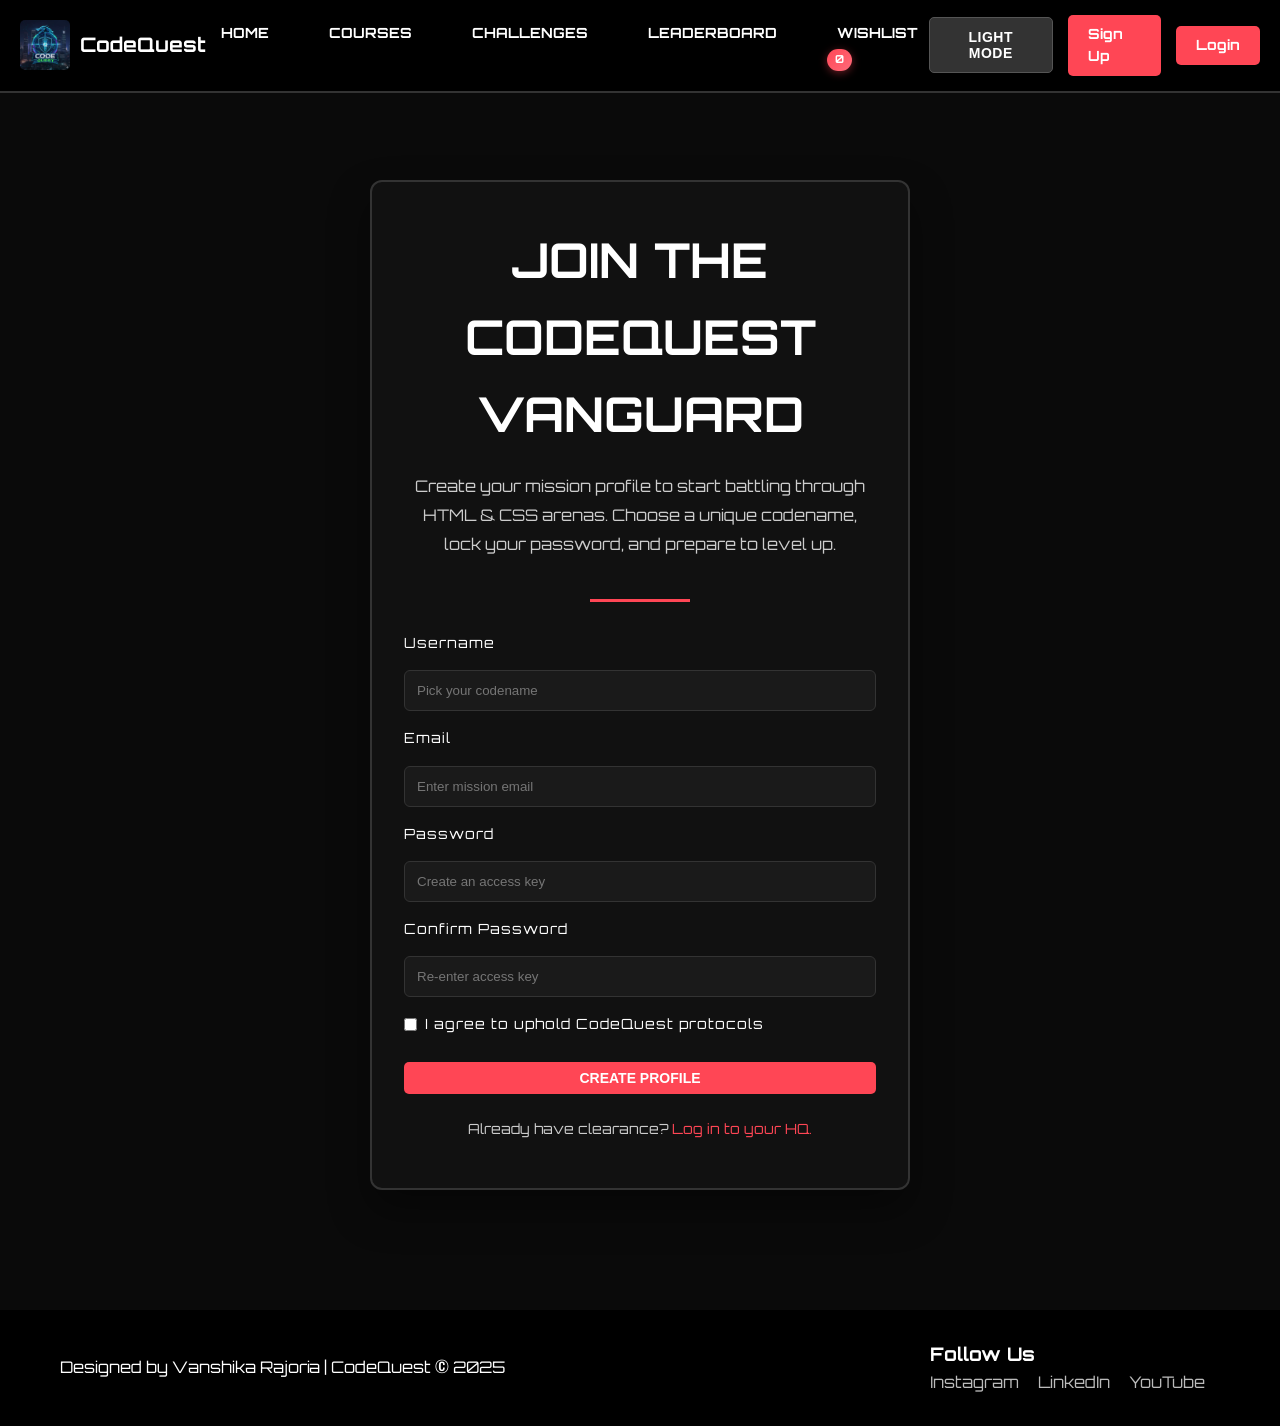
<file: signup.html>
<!DOCTYPE html>
<html lang="en">

<head>
  <meta charset="UTF-8">
  <meta name="viewport" content="width=device-width, initial-scale=1.0">
  <title>CodeQuest - Sign Up</title>
  <link href="https://fonts.googleapis.com/css2?family=Orbitron:wght@400;700&family=Oswald:wght@600;700&display=swap"
    rel="stylesheet">
  <link rel="stylesheet" href="index.css">
  <link rel="stylesheet" href="interactive.css">
  <link rel="icon" type="image/x-icon" href="logo.jpg">
</head>

<body>
  <header class="site-header">
    <div class="header-inner">
      <a href="index.html" class="brand">
        <img src="logo.jpg" alt="CodeQuest logo" class="brand-logo">
        <span class="brand-title">CodeQuest</span>
      </a>

      <input type="checkbox" id="nav-toggle" class="nav-toggle">
      <label for="nav-toggle" class="nav-toggle-label">
        <span></span>
        <span></span>
        <span></span>
      </label>

      <nav class="main-nav">
        <ul class="nav-links">
          <li><a href="index.html">HOME</a></li>
          <li><a href="courses.html">COURSES</a></li>
          <li><a href="challenges.html">CHALLENGES</a></li>
          <li><a href="leaderboard.html">LEADERBOARD</a></li>
          <li><a href="wishlist.html">WISHLIST <span id="wishlist-count" class="wishlist-badge">0</span></a></li>
        </ul>
      </nav>

      <div class="header-actions">
        <button class="theme-toggle-btn" id="theme-toggle-btn" type="button">Light Mode</button>
        <a href="signup.html" class="btn btn-red">Sign Up</a>
        <a href="login.html" class="btn btn-red-outline">Login</a>
      </div>
    </div>
  </header>

  <main>
    <section class="auth-section">
      <div class="auth-card">
        <h1 class="hero-title">Join the CodeQuest Vanguard</h1>
        <p class="section-subtitle">
          Create your mission profile to start battling through HTML & CSS arenas. Choose a unique codename, lock your
          password, and prepare to level up.
        </p>
        <div class="divider"></div>

        <form class="auth-form">
          <label for="signup-username">Username</label>
          <input type="text" id="signup-username" name="username" placeholder="Pick your codename" required>

          <label for="signup-email">Email</label>
          <input type="email" id="signup-email" name="email" placeholder="Enter mission email" required>

          <label for="signup-password">Password</label>
          <input type="password" id="signup-password" name="password" placeholder="Create an access key" required>

          <label for="signup-confirm">Confirm Password</label>
          <input type="password" id="signup-confirm" name="confirm" placeholder="Re-enter access key" required>

          <label class="auth-remember">
            <input type="checkbox" name="terms" required>
            I agree to uphold CodeQuest protocols
          </label>

          <button type="submit" class="btn btn-red auth-submit">Create Profile</button>
        </form>

        <p class="auth-switch">
          Already have clearance? <a href="login.html">Log in to your HQ.</a>
        </p>
      </div>
    </section>
  </main>

  <footer class="site-footer">
    <div class="footer-inner">
      <p>Designed by Vanshika Rajoria | CodeQuest © 2025</p>
      
      <div class="footer-col">
        <h3>Follow Us</h3>
        <div class="social-icons">
          <a href="#">Instagram</a>
          <a href="#">LinkedIn</a>
          <a href="#">YouTube</a>
        </div>
      </div>
    </div>
  </footer>

  <script src="courses.js"></script>
  <script src="theme-toggle.js"></script>
</body>

</html>
</file>
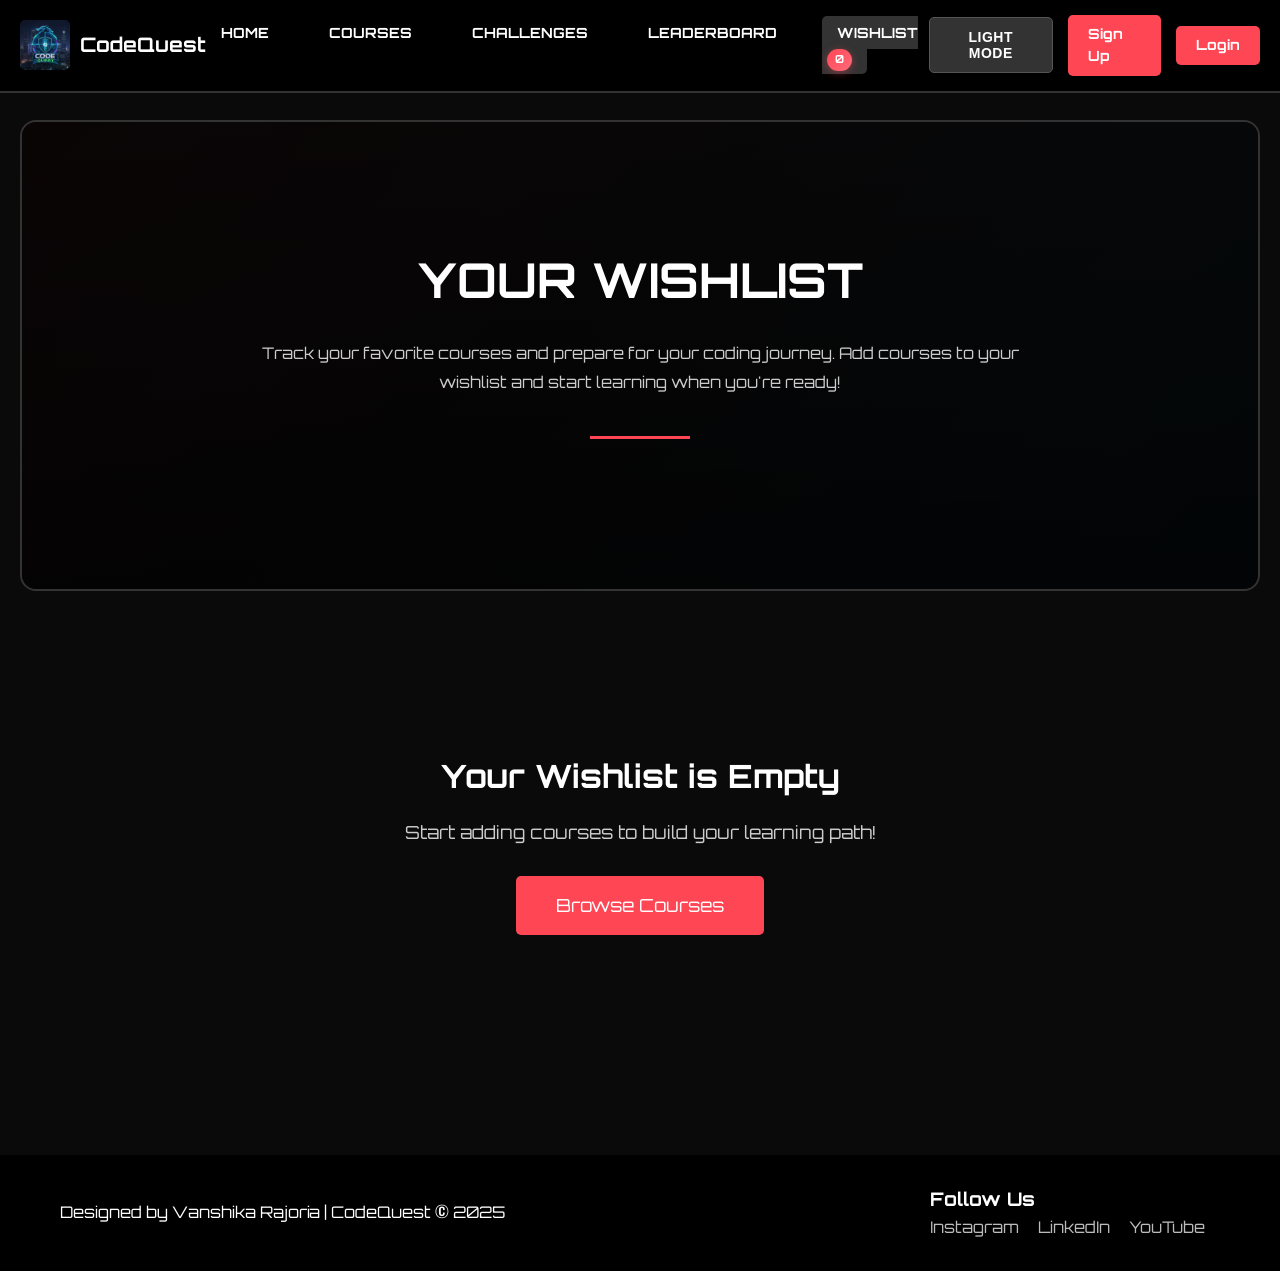
<file: wishlist.html>
<!DOCTYPE html>
<html lang="en">

<head>
  <meta charset="UTF-8">
  <meta name="viewport" content="width=device-width, initial-scale=1.0">
  <title>CodeQuest - Wishlist</title>
  <link href="https://fonts.googleapis.com/css2?family=Orbitron:wght@400;700&family=Oswald:wght@600;700&display=swap"
    rel="stylesheet">
  <link rel="stylesheet" href="index.css">
  <link rel="stylesheet" href="wishlist.css">
  <link rel="icon" type="image/x-icon" href="logo.jpg">
</head>

<body>
  <header class="site-header">
    <div class="header-inner">
      <a href="index.html" class="brand">
        <img src="logo.jpg" alt="CodeQuest logo" class="brand-logo">
        <span class="brand-title">CodeQuest</span>
      </a>

      <nav class="main-nav">
        <ul class="nav-links">
          <li><a href="index.html">HOME</a></li>
          <li><a href="courses.html">COURSES</a></li>
          <li><a href="challenges.html">CHALLENGES</a></li>
          <li><a href="leaderboard.html">LEADERBOARD</a></li>
          <li><a class="active" href="wishlist.html">WISHLIST <span id="wishlist-count"
                class="wishlist-badge">0</span></a></li>
        </ul>
      </nav>

      <div class="header-actions">
        <button class="theme-toggle-btn" id="theme-toggle-btn" type="button">Light Mode</button>
        <a href="signup.html" class="btn btn-red">Sign Up</a>
        <a href="login.html" class="btn btn-red-outline">Login</a>
      </div>
    </div>
  </header>

  <main>
    <section class="wishlist-hero">
      <h1 class="hero-title">YOUR WISHLIST</h1>
      <p class="section-subtitle">
        Track your favorite courses and prepare for your coding journey. Add courses to your wishlist and start learning
        when you're ready!
      </p>
      <div class="divider"></div>
    </section>

    <section class="wishlist-container">
      <div id="wishlist-items" class="wishlist-grid">

      </div>
      <div id="empty-wishlist" class="empty-state">
        <!-- <div class="empty-icon"></div> -->
        <h2>Your Wishlist is Empty</h2>
        <p>Start adding courses to build your learning path!</p>
        <a href="courses.html" class="btn-cta">Browse Courses</a>
      </div>
    </section>
  </main>

  <footer class="site-footer">
    <div class="footer-inner">
      <p>Designed by Vanshika Rajoria | CodeQuest © 2025</p>
      <div class="footer-col">
        <h3>Follow Us</h3>
        <div class="social-icons">
          <a href="#">Instagram</a>
          <a href="#">LinkedIn</a>
          <a href="#">YouTube</a>
        </div>
      </div>
    </div>
  </footer>

  <script src="wishlist.js"></script>
  <script src="theme-toggle.js"></script>
</body>

</html>
</file>
<file: index.css>
* {
  margin: 0;
  padding: 0;
  box-sizing: border-box;
}

body {
  font-family: 'Orbitron', 'Oswald', Arial, sans-serif;
  background-color: #0a0a0a;
  color: #ffffff;
  line-height: 1.6;
}


.site-header {
  position: fixed;
  top: 0;
  left: 0;
  right: 0;
  background-color: #000000;
  padding: 15px 0;
  z-index: 1000;
  border-bottom: 2px solid #333;
}

.header-inner {

  margin: 0 auto;
  padding: 0 20px;
  display: flex;
  align-items: center;
  justify-content: space-between;
  position: relative;
  
}


.brand {
  display: flex;
  align-items: center;
  gap: 10px;
  text-decoration: none;
  color: #ffffff;
}

.brand-logo {
  width: 50px;
  height: 50px;
  border-radius: 5px;
}



.brand-title {
  font-size: 20px;
  font-weight: bold;
  color: #ffffff;
}

.main-nav {
  
  display: flex;
 
}

.nav-toggle {
  display: none;
}

.nav-toggle-label {
  display: none;
  flex-direction: column;
  gap: 6px;
  width: 36px;
  cursor: pointer;
}

.nav-toggle-label span {
  display: block;
  height: 3px;
  background-color: #ffffff;
  border-radius: 2px;
}

.nav-links {
  list-style: none;
  display: flex;
  gap: 30px;
  margin: 0;
  padding: 0;
}

video {
  width: 100%;

}

.nav-links a {
  color: #ffffff;
  text-decoration: none;
  font-weight: bold;
  font-size: 14px;
  padding: 8px 15px;
  transition: background-color 0.3s;
}

.nav-links a:hover,
.nav-links a.active {
  background-color: #333;
  border-radius: 5px;
}

.header-actions {
  display: flex;
  gap: 15px;
  align-items: center;
}

.search-btn {
  background-color: #333;
  color: #ffffff;
  border: 1px solid #555;
  padding: 11px 11px;
  border-radius: 5px;
  cursor: pointer;
  font-size: 14px;
}

.search-btn:hover {
  background-color: #444;
}

.btn {
  padding: 8px 20px;
  border-radius: 5px;
  text-decoration: none;
  font-weight: bold;
  font-size: 14px;
  display: inline-block;
  transition: background-color 0.3s;
}

.btn-red {
  background-color: #ff4655;
  color: #ffffff;
  border: none;
}

.btn-red:hover {
  background-color: #ff6b7a;
}

.btn-red-outline {
  background-color: #ff4655;
  color: #ffffff;
  border: none;
}

.btn-red-outline:hover {
  background-color: #ff6b7a;
}


main {
  padding-top: 80px;
  min-height: calc(100vh - 200px);
}


.hero {
  text-align: center;
  padding: 60px 20px;
}

.hero-title {
  font-size: 48px;
  font-weight: bold;
  margin-bottom: 20px;
  text-transform: uppercase;
  color: #ffffff;
}

.hero-image-container {
  width: 100%;
  margin: 40px 0;
  position: relative;
  overflow: hidden;
}

.hero-image-container {
  border: 2px solid #333;
  border-radius: 16px;
  overflow: hidden;
  position: relative;
}

.hero-image-container img {
  width: 100%;
  height: 420px;
  object-fit: cover;
  display: block;
  filter: grayscale(15%);
}

.hero-image-container::after {
  content: "";
  position: absolute;
  inset: 0;
  background: linear-gradient(180deg, rgba(0, 0, 0, 0.2), rgba(0, 0, 0, 0.35));
}

.hero-description {
  max-width: 800px;
  margin: 30px auto;
  font-size: 18px;
  color: #cccccc;
  line-height: 1.8;
}

.hero-actions {
  margin: 40px 0;
}

.btn-cta {
  background-color: #ff4655;
  color: #ffffff;
  padding: 15px 40px;
  font-size: 18px;
  border-radius: 5px;
  text-decoration: none;
  display: inline-block;
  transition: background-color 0.3s;
}

.btn-cta:hover {
  background-color: #ff6b7a;
}

.section {
  max-width: 1200px;
  margin: 0 auto;
  padding: 60px 20px;
  text-align: center;
}

.section-title {
  font-size: 36px;
  font-weight: bold;
  margin-bottom: 20px;
  color: #ffffff;
}

.section-subtitle {
  max-width: 800px;
  margin: 0 auto 40px;
  font-size: 16px;
  color: #cccccc;
  line-height: 1.8;
}


.challenges-scroll {
  width: 100%;
  overflow: hidden;
  background-color: #111;
  padding: 60px 0;
  margin: 40px 0;
}

.challenges-track {
  display: flex;
  gap: 20px;
  animation: scroll 30s linear infinite;
}

.challenge-item {
  flex: 0 0 320px;
  background-color: #1a1a1a;
  border: 2px solid #333;
  padding: 30px;
  border-radius: 10px;
  text-align: left;
  min-height: 220px;
  display: flex;
  flex-direction: column;
  justify-content: center;
}

.challenge-item h3 {
  color: #ff4655;
  margin-bottom: 10px;
}

.challenge-item p {
  color: #cccccc;
  font-size: 14px;
}


.auth-section {
  min-height: calc(100vh - 200px);
  display: flex;
  align-items: center;
  justify-content: center;
  padding: 100px 20px 60px;
}

.auth-card {
  width: 100%;
  max-width: 540px;
  background-color: #111;
  border: 2px solid #333;
  border-radius: 12px;
  padding: 40px 32px 48px;
  text-align: center;
  box-shadow: 0 20px 40px rgba(0, 0, 0, 0.4);
}

.auth-form {
  margin-top: 30px;
  display: flex;
  flex-direction: column;
  gap: 16px;
  text-align: left;
}

.auth-form label {
  font-size: 14px;
  letter-spacing: 1px;
}

.auth-form input[type="text"],
.auth-form input[type="email"],
.auth-form input[type="password"] {
  width: 100%;
  padding: 12px;
  background-color: #1a1a1a;
  border: 1px solid #333;
  border-radius: 6px;
  color: #fff;
}

.auth-form input:focus {
  outline: none;
  border-color: #ff4655;
}

.auth-remember {
  display: flex;
  align-items: center;
  gap: 8px;
  font-size: 13px;
}

.auth-submit {
  width: 100%;
  margin-top: 10px;
  text-transform: uppercase;
}

.auth-switch {
  margin-top: 24px;
  font-size: 14px;
  color: #ccc;
}

.auth-switch a {
  color: #ff4655;
  text-decoration: none;
}

@keyframes scroll {
  0% {
    transform: translateX(0);
  }

  100% {
    transform: translateX(-50%);
  }
}


.courses-hero {
  position: relative;
  text-align: center;
  padding: 120px 20px;
  margin: 40px 20px;
  border: 2px solid #333;
  border-radius: 16px;
  overflow: hidden;
}

.courses-hero::before {
  content: "";
  position: absolute;
  inset: 0;
  background-image: url("https://images.unsplash.com/photo-1526379095098-d400fd0bf935?auto=format&fit=crop&w=1600&q=70");
  background-size: cover;
  background-position: center;
  opacity: 0.28;
  filter: grayscale(20%);
}

.courses-hero::after {
  content: "";
  position: absolute;
  inset: 0;
  background: linear-gradient(180deg, rgba(0, 0, 0, 0.6), rgba(0, 0, 0, 0.75));
}

.courses-hero>* {
  position: relative;
  z-index: 2;
}

.course-marquee {
  width: 100%;
  overflow: hidden;
  background-color: #111;
  padding: 40px 0;
  margin: 40px 0;
}

.course-track {
  display: flex;
  gap: 20px;
  animation: scroll 35s linear infinite;
}

.course-card {
  flex: 0 0 320px;
  background-color: #1a1a1a;
  border: 2px solid #333;
  border-radius: 10px;
  padding: 25px;
  transition: transform 0.3s, border-color 0.3s;
  position: relative;
}

.course-link {
  text-decoration: none;
  color: inherit;
  display: block;
  cursor: pointer;
}

.course-card:hover {
  transform: translateY(-5px);
  border-color: #ff4655;
}

.course-card:target {
  border-color: #ff4655;
}

.course-card h3 {
  color: #ff4655;
  margin-bottom: 10px;
  font-size: 20px;
}

.course-meta {
  color: #888;
  font-size: 12px;
  margin-bottom: 15px;
}

.course-card p {
  color: #cccccc;
  font-size: 14px;
  margin-bottom: 15px;
}


.challenge-intro {
  position: relative;
  text-align: center;
  padding: 120px 20px;
  margin: 40px 20px;
  border: 2px solid #333;
  border-radius: 16px;
  overflow: hidden;
}

.challenge-intro::before {
  content: "";
  position: absolute;
  inset: 0;
  background-image: url("https://images.unsplash.com/photo-1498050108023-c5249f4df085?auto=format&fit=crop&w=1700&q=70");
  background-size: cover;
  background-position: center;
  opacity: 0.25;
  filter: grayscale(20%);
}

.challenge-intro::after {
  content: "";
  position: absolute;
  inset: 0;
  background: linear-gradient(180deg, rgba(0, 0, 0, 0.65), rgba(0, 0, 0, 0.85));
}

.challenge-intro>* {
  position: relative;
  z-index: 2;
}

.challenge-select {
  max-width: 1100px;
  margin: 0 auto;
  padding: 0 20px 40px;
  display: flex;
  flex-direction: column;
  gap: 32px;
}

.challenge-grid {
  display: flex;
  flex-direction: column;
  gap: 32px;
}

.challenge-option {
  width: 100%;
  display: flex;
}

.challenge-option:nth-child(odd) {
  justify-content: flex-start;
}

.challenge-option:nth-child(even) {
  justify-content: flex-end;
}

.challenge-option input {
  position: absolute;
  opacity: 0;
  pointer-events: none;
}

.challenge-card {
  background-color: #1a1a1a;
  border: 2px solid #333;
  border-radius: 14px;
  padding: 28px 36px;
  transition: transform 0.3s, border-color 0.3s, box-shadow 0.3s;
  max-width: 760px;
  width: calc(100% - 120px);
  box-shadow: 0 20px 40px rgba(0, 0, 0, 0.35);
}

.challenge-card:hover {
  transform: translateY(-5px);
  border-color: #ff4655;
}

.challenge-option:nth-child(odd) .challenge-card {
  border-left: 4px solid #ff4655;
}

.challenge-option:nth-child(even) .challenge-card {
  border-right: 4px solid #23c5ff;
  text-align: right;
}

.challenge-option:nth-child(even) .challenge-card h3,
.challenge-option:nth-child(even) .challenge-card p,
.challenge-option:nth-child(even) .challenge-card .difficulty {
  text-align: right;
  justify-content: flex-end;
}

.challenge-option input:checked+.challenge-card {
  border-color: #ff4655;
  box-shadow: 0 30px 50px rgba(255, 70, 85, 0.25);
  transform: translateY(-4px);
}

.challenge-card h3 {
  color: #ff4655;
  margin-bottom: 15px;
  font-size: 22px;
}

.challenge-card p {
  color: #cccccc;
  margin-bottom: 15px;
  font-size: 14px;
  line-height: 1.6;
}

.difficulty {
  display: inline-block;
  padding: 6px 16px;
  border-radius: 999px;
  font-size: 12px;
  font-weight: bold;
  background-color: rgba(255, 255, 255, 0.05);
  border: 1px solid rgba(255, 255, 255, 0.15);
}

.collective-play {
  text-align: center;
  border: 2px solid #333;
  border-radius: 14px;
  padding: 32px;
  background: rgba(0, 0, 0, 0.4);
  box-shadow: 0 20px 40px rgba(0, 0, 0, 0.35);
}

.collective-play p {
  margin-bottom: 16px;
  color: #ccc;
}

.collective-play .play-all-btn {
  padding: 12px 28px;
  font-size: 15px;
  letter-spacing: 1px;
}


.leaderboard-intro {
  text-align: center;
  padding: 60px 20px;
}

.podium {
  max-width: 1000px;
  margin: 60px auto;
  padding: 0 20px;
  display: flex;
  justify-content: center;
  align-items: flex-end;
  gap: 20px;
}

.podium-item {
  flex: 1;
  text-align: center;
  background-color: #1a1a1a;
  border: 2px solid #333;
  border-radius: 10px;
  padding: 30px 20px;
  position: relative;
  display: flex;
  flex-direction: column;
  align-items: center;
  justify-content: center;
  min-height: 220px;
}

.podium-item.first {
  order: 2;
  border-color: #ffd700;
  background: linear-gradient(180deg, #2a2a1a, #1a1a1a);
  min-height: 320px;
  transform: translateY(-25px);
}

.podium-item.second {
  order: 1;
  border-color: #c0c0c0;
  background: linear-gradient(180deg, #2a2a2a, #1a1a1a);
  min-height: 260px;
}

.podium-item.third {
  order: 3;
  border-color: #cd7f32;
  background: linear-gradient(180deg, #2a1f1a, #1a1a1a);
  min-height: 250px;
}

.podium-rank {
  font-size: 48px;
  font-weight: bold;
  color: #ff4655;
  margin-bottom: 10px;
}

.podium-name {
  font-size: 24px;
  font-weight: bold;
  color: #ffffff;
  margin-bottom: 10px;
}

.podium-score {
  font-size: 18px;
  color: #cccccc;
}

.leaderboard-table {
  max-width: 1000px;
  margin: 60px auto;
  padding: 0 20px 60px;
}

.leaderboard-header {
  display: grid;
  grid-template-columns: 80px 1fr 140px 140px 140px;
  gap: 20px;
  padding: 15px;
  background-color: #111;
  border-bottom: 2px solid #333;
  font-weight: bold;
  text-align: left;
}

.leaderboard-row {
  display: grid;
  grid-template-columns: 80px 1fr 140px 140px 140px;
  gap: 20px;
  padding: 15px;
  border-bottom: 1px solid #222;
  text-align: left;
}

.leaderboard-row:hover {
  background-color: #1a1a1a;
}

.rank {
  font-weight: bold;
  color: #ff4655;
}

.badge {
  display: inline-block;
  padding: 3px 10px;
  border-radius: 5px;
  font-size: 11px;
  font-weight: bold;
  margin-left: 10px;
}

.badge.gold {
  background-color: #ffd700;
  color: #000;
}

.badge.silver {
  background-color: #c0c0c0;
  color: #000;
}

.badge.bronze {
  background-color: #cd7f32;
  color: #fff;
}


.site-footer {
  background-color: #000000;
  color: #ffffff;
  padding: 30px 0;
  margin-top: 60px;
}

.footer-inner {
  max-width: 1200px;
  margin: 0 auto;
  padding: 0 20px;
  display: flex;
  justify-content: space-between;
  align-items: center;
  flex-wrap: wrap;
  gap: 20px;
}

.footer-inner p {
  color: #ffffff;
  margin: 0;
}

.footer-links {
  display: flex;
  gap: 20px;
  list-style: none;
}

.footer-links a {
  color: #ffffff;
  text-decoration: none;
  font-size: 14px;
}

.footer-links a:hover {
  color: #ff4655;
}


.divider {
  width: 100px;
  height: 3px;
  background-color: #ff4655;
  margin: 30px auto;
}


@media (max-width: 768px) {
  .header-inner {
    flex-wrap: wrap;
  }

  .nav-toggle-label {
    display: flex;
    position: absolute;
    top: 18px;
    right: 20px;
    order: initial;
    margin-left: 0;
  }

  .main-nav {
    order: 3;
    width: 100%;
    background-color: #000000;
    max-height: 0;
    overflow: hidden;
    transition: max-height 0.3s ease;
  }

  .nav-toggle:checked~.main-nav {
    max-height: 300px;
    border-top: 1px solid #333;
  }

  .nav-links {
    flex-direction: column;
    align-items: center;
    padding: 20px 0;
    gap: 10px;
  }

  .header-actions {
    order: 4;
    width: 100%;
    justify-content: center;
    margin-top: 15px;
  }

  .hero-title {
    font-size: 32px;
  }

  .podium {
    flex-direction: column;
    align-items: center;
  }

  .podium-item.first {
    order: 1;
  }

  .podium-item.second {
    order: 2;
  }

  .podium-item.third {
    order: 3;
  }

  .leaderboard-header,
  .leaderboard-row {
    grid-template-columns: 60px 1fr 100px 100px;
    gap: 10px;
    font-size: 12px;
  }

  .footer-inner {
    flex-direction: column;
    text-align: center;
  }
}

.social-icons a {

  display: inline-block;
  margin-right: 15px;
  color: #bbb;
  text-decoration: none;
}

.social-icons a:hover {
  color: #fff;
}



.theme-toggle-btn {
  background-color: #333;
  color: #ffffff;
  border: 1px solid #555;
  padding: 11px 20px;
  border-radius: 5px;
  cursor: pointer;
  font-size: 14px;
  font-weight: bold;
  transition: all 0.3s ease;
  text-transform: uppercase;
  letter-spacing: 0.5px;
}

.theme-toggle-btn:hover {
  background-color: #444;
  border-color: #ff4655;
  transform: translateY(-2px);
  box-shadow: 0 4px 12px rgba(255, 70, 85, 0.3);
}

.theme-toggle-btn:active {
  transform: translateY(0);
}




body.light-mode {
  background-color: #ffffff;
  color: #1a1a1a;
}


body.light-mode .site-header {
  background-color: #f8f9fa;
  border-bottom: 2px solid #e0e0e0;
}

body.light-mode .brand-title {
  color: #1a1a1a;
}

body.light-mode .nav-links a {
  color: #1a1a1a;
}

body.light-mode .nav-links a:hover,
body.light-mode .nav-links a.active {
  background-color: #e0e0e0;
}

body.light-mode .theme-toggle-btn {
  background-color: #e0e0e0;
  color: #1a1a1a;
  border-color: #c0c0c0;
}

body.light-mode .theme-toggle-btn:hover {
  background-color: #d0d0d0;
  border-color: #ff4655;
}


body.light-mode .hero-title {
  color: #1a1a1a;
}

body.light-mode .hero-description {
  color: #4a4a4a;
}


body.light-mode .section-title {
  color: #1a1a1a;
}

body.light-mode .section-subtitle {
  color: #4a4a4a;
}


body.light-mode .divider {
  background: linear-gradient(90deg, transparent, #d0d0d0, transparent);
}


body.light-mode .challenge-item {
  background-color: #f8f9fa;
  border-color: #e0e0e0;
}

body.light-mode .challenge-item h3 {
  color: #ff4655;
}

body.light-mode .challenge-item p {
  color: #4a4a4a;
}


body.light-mode .challenges-scroll {
  background-color: #f0f0f0;
}


body.light-mode .course-card {
  background-color: #f8f9fa;
  border-color: #e0e0e0;
}

body.light-mode .course-card:hover {
  border-color: #ff4655;
  box-shadow: 0 4px 12px rgba(255, 70, 85, 0.2);
}

body.light-mode .course-card h3 {
  color: #ff4655;
}

body.light-mode .course-meta {
  color: #666;
}

body.light-mode .course-card p {
  color: #4a4a4a;
}


body.light-mode .course-marquee {
  background-color: #f0f0f0;
}


body.light-mode .courses-hero {
  border-color: #e0e0e0;
}


body.light-mode .challenge-card {
  background-color: #f8f9fa;
  border-color: #e0e0e0;
}

body.light-mode .challenge-card:hover {
  border-color: #ff4655;
}

body.light-mode .challenge-option:nth-child(odd) .challenge-card {
  border-left-color: #ff4655;
}

body.light-mode .challenge-option:nth-child(even) .challenge-card {
  border-right-color: #23c5ff;
}

body.light-mode .challenge-card h3 {
  color: #ff4655;
}

body.light-mode .challenge-card p {
  color: #4a4a4a;
}

body.light-mode .difficulty {
  background-color: #e0e0e0;
  border-color: #c0c0c0;
  color: #1a1a1a;
}


body.light-mode .challenge-intro {
  border-color: #e0e0e0;
}

body.light-mode .collective-play {
  background: #f8f9fa;
  border-color: #e0e0e0;
}

body.light-mode .collective-play p {
  color: #4a4a4a;
}


body.light-mode .podium-item {
  background-color: #f8f9fa;
  border-color: #e0e0e0;
}

body.light-mode .podium-item.first {
  background: linear-gradient(180deg, #fff9e6, #f8f9fa);
}

body.light-mode .podium-item.second {
  background: linear-gradient(180deg, #f5f5f5, #f8f9fa);
}

body.light-mode .podium-item.third {
  background: linear-gradient(180deg, #fff5f0, #f8f9fa);
}

body.light-mode .podium-name {
  color: #1a1a1a;
}

body.light-mode .podium-score {
  color: #4a4a4a;
}

body.light-mode .leaderboard-header {
  background-color: #f0f0f0;
  border-bottom-color: #d0d0d0;
  color: #1a1a1a;
}

body.light-mode .leaderboard-row {
  border-bottom-color: #e0e0e0;
  color: #1a1a1a;
}

body.light-mode .leaderboard-row:hover {
  background-color: #f8f9fa;
}


body.light-mode .auth-section {
  background-color: #f8f9fa;
}

body.light-mode .auth-card {
  background-color: #ffffff;
  border: 2px solid #e0e0e0;
  box-shadow: 0 20px 60px rgba(0, 0, 0, 0.08);
}

body.light-mode .auth-form label {
  color: #1a1a1a;
}

body.light-mode .auth-form input[type="text"],
body.light-mode .auth-form input[type="email"],
body.light-mode .auth-form input[type="password"] {
  background-color: #f8f9fa;
  border: 2px solid #e0e0e0;
  color: #1a1a1a;
}

body.light-mode .auth-form input::placeholder {
  color: #999;
}

body.light-mode .auth-form input:focus {
  border-color: #ff4655;
  background-color: #ffffff;
  box-shadow: 0 0 0 3px rgba(255, 70, 85, 0.1);
}

body.light-mode .auth-remember {
  color: #1a1a1a;
}

body.light-mode .auth-switch {
  color: #4a4a4a;
}

body.light-mode .auth-switch a {
  color: #ff4655;
}


body.light-mode .wishlist-hero {
  background-color: #f8f9fa;
  border-color: #e0e0e0;
}

body.light-mode .wishlist-card {
  background-color: #f8f9fa;
  border-color: #e0e0e0;
}

body.light-mode .wishlist-card:hover {
  border-color: #ff4655;
}

body.light-mode .wishlist-card h3 {
  color: #ff4655;
}

body.light-mode .wishlist-card p {
  color: #4a4a4a;
}

body.light-mode .empty-state h2 {
  color: #1a1a1a;
}

body.light-mode .empty-state p {
  color: #4a4a4a;
}


body.light-mode .site-footer {
  background-color: #f8f9fa;
  color: #1a1a1a;
  border-top: 2px solid #e0e0e0;
}

body.light-mode .site-footer p {
  color: #1a1a1a;
}

body.light-mode .footer-col h3 {
  color: #1a1a1a;
}

body.light-mode .social-icons a {
  color: #4a4a4a;
}

body.light-mode .social-icons a:hover {
  color: #ff4655;
}


body.light-mode .btn-red {
  background-color: #ff4655;
  color: #ffffff;
}

body.light-mode .btn-red:hover {
  background-color: #ff6b7a;
}

body.light-mode .btn-red-outline {
  background-color: #ff4655;
  color: #ffffff;
}

body.light-mode .btn-red-outline:hover {
  background-color: #ff6b7a;
}

body.light-mode .btn-cta {
  background-color: #ff4655;
  color: #ffffff;
}

body.light-mode .btn-cta:hover {
  background-color: #ff6b7a;
}

body.light-mode .wishlist-badge {
  background: linear-gradient(135deg, #ff4655, #ff6b7a);
  color: #fff;
}

body.light-mode video {
  opacity: 1;
  filter: brightness(1.1);
}

body.light-mode img {
  opacity: 1;
  filter: brightness(1.05);
}

body.light-mode .hero-image-container img {
  opacity: 1;
  filter: brightness(1.1) grayscale(0%);
}

body.light-mode .course-card img,
body.light-mode .challenge-card img,
body.light-mode .wishlist-card img {
  opacity: 1;
  filter: brightness(1.2) contrast(1.05) saturate(1.1);
}
</file>
<file: interactive.css>
.game-alert {
    position: fixed;
    top: 100px;
    right: -400px;
    z-index: 10000;
    transition: right 0.3s cubic-bezier(0.68, -0.55, 0.265, 1.55);
}

.game-alert.show {
    right: 30px;
}

.game-alert-content {
    background: linear-gradient(135deg, #1a1a1a, #2a2a2a);
    border: 2px solid #ff4655;
    border-radius: 12px;
    padding: 20px 25px;
    display: flex;
    align-items: center;
    gap: 15px;
    box-shadow: 0 10px 40px rgba(255, 70, 85, 0.4), 0 0 20px rgba(255, 70, 85, 0.2);
    min-width: 300px;
    animation: alertPulse 0.5s ease-out;
}

@keyframes alertPulse {
    0% {
        transform: scale(0.8);
        opacity: 0;
    }

    50% {
        transform: scale(1.05);
    }

    100% {
        transform: scale(1);
        opacity: 1;
    }
}

.game-alert.success .game-alert-content {
    border-color: #4ade80;
    box-shadow: 0 10px 40px rgba(74, 222, 128, 0.4), 0 0 20px rgba(74, 222, 128, 0.2);
}

.game-alert.game .game-alert-content {
    border-color: #fbbf24;
    box-shadow: 0 10px 40px rgba(251, 191, 36, 0.4), 0 0 20px rgba(251, 191, 36, 0.2);
    animation: alertPulse 0.5s ease-out, gameGlow 1.5s ease-in-out infinite;
}

@keyframes gameGlow {

    0%,
    100% {
        box-shadow: 0 10px 40px rgba(251, 191, 36, 0.4), 0 0 20px rgba(251, 191, 36, 0.2);
    }

    50% {
        box-shadow: 0 10px 40px rgba(251, 191, 36, 0.6), 0 0 30px rgba(251, 191, 36, 0.4);
    }
}

.game-alert.info .game-alert-content {
    border-color: #60a5fa;
    box-shadow: 0 10px 40px rgba(96, 165, 250, 0.4), 0 0 20px rgba(96, 165, 250, 0.2);
}

.game-alert-icon {
    font-size: 32px;
    animation: iconBounce 0.6s ease-out;
}

@keyframes iconBounce {

    0%,
    100% {
        transform: scale(1);
    }

    50% {
        transform: scale(1.2) rotate(10deg);
    }
}

.game-alert-message {
    font-size: 16px;
    font-weight: bold;
    color: #fff;
    letter-spacing: 1px;
    text-transform: uppercase;
}



.course-details-section {
    display: none;
    opacity: 0;
    transform: translateY(20px);
    transition: all 0.3s ease-out;
    margin: 40px 20px;
}

.course-details-section.show {
    opacity: 1;
    transform: translateY(0);
}

.course-details-container {
    max-width: 1200px;
    margin: 0 auto;
    background: linear-gradient(135deg, #1a1a1a, #0f0f0f);
    border: 2px solid #ff4655;
    border-radius: 16px;
    padding: 40px;
    position: relative;
    box-shadow: 0 20px 60px rgba(255, 70, 85, 0.3);
    animation: slideInUp 0.5s ease-out;
}

@keyframes slideInUp {
    from {
        opacity: 0;
        transform: translateY(30px);
    }

    to {
        opacity: 1;
        transform: translateY(0);
    }
}

.close-details {
    position: absolute;
    top: 20px;
    right: 20px;
    background: rgba(255, 70, 85, 0.2);
    border: 2px solid #ff4655;
    color: #fff;
    width: 40px;
    height: 40px;
    border-radius: 50%;
    font-size: 24px;
    cursor: pointer;
    transition: all 0.3s ease;
    display: flex;
    align-items: center;
    justify-content: center;
    z-index: 10;
}

.close-details:hover {
    background: #ff4655;
    transform: rotate(90deg);
    box-shadow: 0 5px 15px rgba(255, 70, 85, 0.5);
}

.course-details-grid {
    display: grid;
    grid-template-columns: 400px 1fr;
    gap: 40px;
    align-items: start;
}

.course-details-image {
    position: relative;
    border-radius: 12px;
    overflow: hidden;
    box-shadow: 0 10px 30px rgba(0, 0, 0, 0.5);
}

.course-details-image img {
    width: 100%;
    height: 400px;
    object-fit: cover;
    display: block;
    transition: transform 0.3s ease;
}

.course-details-image:hover img {
    transform: scale(1.05);
}

.course-level-badge {
    position: absolute;
    top: 15px;
    right: 15px;
    background: linear-gradient(135deg, #ff4655, #ff6b7a);
    color: #fff;
    padding: 8px 16px;
    border-radius: 20px;
    font-size: 12px;
    font-weight: bold;
    text-transform: uppercase;
    letter-spacing: 1px;
    box-shadow: 0 4px 12px rgba(255, 70, 85, 0.4);
}

.course-details-content {
    padding: 10px 0;
}

.course-details-title {
    font-size: 36px;
    color: #fff;
    margin-bottom: 10px;
    background: linear-gradient(135deg, #ff4655, #ff6b7a);
    -webkit-background-clip: text;
    -webkit-text-fill-color: transparent;
    background-clip: text;
}

.course-details-meta {
    color: #888;
    font-size: 14px;
    text-transform: uppercase;
    letter-spacing: 2px;
    margin-bottom: 25px;
}

.course-stats {
    display: flex;
    gap: 30px;
    margin-bottom: 25px;
    padding: 20px;
    background: rgba(255, 255, 255, 0.03);
    border-radius: 10px;
    border: 1px solid rgba(255, 255, 255, 0.1);
}

.stat-item {
    display: flex;
    flex-direction: column;
    align-items: center;
    gap: 5px;
}

.stat-icon {
    font-size: 24px;
}

.stat-value {
    color: #fff;
    font-weight: bold;
    font-size: 14px;
}

.course-details-description {
    color: #ccc;
    line-height: 1.8;
    font-size: 16px;
    margin-bottom: 30px;
}

.course-details-actions {
    display: flex;
    gap: 15px;
    align-items: center;
}

.btn-wishlist,
.btn-start-course {
    padding: 15px 30px;
    border: none;
    border-radius: 8px;
    font-size: 16px;
    font-weight: bold;
    cursor: pointer;
    transition: all 0.3s ease;
    display: flex;
    align-items: center;
    gap: 10px;
    text-transform: uppercase;
    letter-spacing: 1px;
}

.btn-wishlist {
    background: linear-gradient(135deg, #ff4655, #ff6b7a);
    color: #fff;
    box-shadow: 0 5px 20px rgba(255, 70, 85, 0.4);
}

.btn-wishlist:hover {
    transform: translateY(-2px);
    box-shadow: 0 8px 25px rgba(255, 70, 85, 0.6);
}

.btn-start-course {
    background: linear-gradient(135deg, #4ade80, #22c55e);
    color: #000;
    box-shadow: 0 5px 20px rgba(74, 222, 128, 0.4);
}

.btn-start-course:hover {
    transform: translateY(-2px);
    box-shadow: 0 8px 25px rgba(74, 222, 128, 0.6);
}

.btn-icon {
    font-size: 20px;
}



.challenge-details-section {
    display: none;
    opacity: 0;
    transform: translateY(20px);
    transition: all 0.3s ease-out;
    margin: 40px 20px;
}

.challenge-details-section.show {
    opacity: 1;
    transform: translateY(0);
}

.challenge-details-container {
    max-width: 1200px;
    margin: 0 auto;
    background: linear-gradient(135deg, #1a1a1a, #0f0f0f);
    border: 2px solid #23c5ff;
    border-radius: 16px;
    padding: 40px;
    position: relative;
    box-shadow: 0 20px 60px rgba(35, 197, 255, 0.3);
    animation: slideInUp 0.5s ease-out;
}

.challenge-details-grid {
    display: grid;
    grid-template-columns: 400px 1fr;
    gap: 40px;
    align-items: start;
}

.challenge-details-image {
    position: relative;
    border-radius: 12px;
    overflow: hidden;
    box-shadow: 0 10px 30px rgba(0, 0, 0, 0.5);
}

.challenge-details-image img {
    width: 100%;
    height: 400px;
    object-fit: cover;
    display: block;
    transition: transform 0.3s ease;
}

.challenge-details-image:hover img {
    transform: scale(1.05);
}

.challenge-difficulty-badge {
    position: absolute;
    top: 15px;
    right: 15px;
    color: #000;
    padding: 8px 16px;
    border-radius: 20px;
    font-size: 12px;
    font-weight: bold;
    text-transform: uppercase;
    letter-spacing: 1px;
    box-shadow: 0 4px 12px rgba(0, 0, 0, 0.3);
}

.challenge-details-content {
    padding: 10px 0;
}

.challenge-details-title {
    font-size: 36px;
    color: #fff;
    margin-bottom: 20px;
    background: linear-gradient(135deg, #23c5ff, #60a5fa);
    -webkit-background-clip: text;
    -webkit-text-fill-color: transparent;
    background-clip: text;
}

.challenge-stats {
    display: grid;
    grid-template-columns: repeat(3, 1fr);
    gap: 20px;
    margin-bottom: 25px;
}

.challenge-stats .stat-item {
    background: rgba(255, 255, 255, 0.03);
    border: 1px solid rgba(255, 255, 255, 0.1);
    border-radius: 10px;
    padding: 15px;
    text-align: center;
}

.stat-label {
    display: block;
    color: #888;
    font-size: 11px;
    text-transform: uppercase;
    letter-spacing: 1px;
    margin-bottom: 5px;
}

.challenge-stats .stat-value {
    display: block;
    color: #fff;
    font-weight: bold;
    font-size: 16px;
}

.challenge-details-description {
    color: #ccc;
    line-height: 1.8;
    font-size: 16px;
    margin-bottom: 25px;
}

.challenge-skills {
    margin-bottom: 30px;
}

.challenge-skills h3 {
    color: #fff;
    font-size: 18px;
    margin-bottom: 15px;
}

.skills-list {
    display: flex;
    flex-wrap: wrap;
    gap: 10px;
}

.skill-tag {
    background: rgba(35, 197, 255, 0.1);
    border: 1px solid rgba(35, 197, 255, 0.3);
    color: #23c5ff;
    padding: 8px 16px;
    border-radius: 20px;
    font-size: 13px;
    font-weight: bold;
}

.challenge-details-actions {
    display: flex;
    gap: 20px;
    align-items: center;
}

.btn-play-now {
    padding: 18px 40px;
    background: linear-gradient(135deg, #fbbf24, #f59e0b);
    color: #000;
    border: none;
    border-radius: 8px;
    font-size: 18px;
    font-weight: bold;
    cursor: pointer;
    transition: all 0.3s ease;
    display: flex;
    align-items: center;
    gap: 12px;
    text-transform: uppercase;
    letter-spacing: 1px;
    box-shadow: 0 5px 20px rgba(251, 191, 36, 0.4);
    animation: playButtonPulse 2s ease-in-out infinite;
}

@keyframes playButtonPulse {

    0%,
    100% {
        transform: scale(1);
    }

    50% {
        transform: scale(1.05);
    }
}

.btn-play-now:hover {
    transform: translateY(-3px) scale(1.05);
    box-shadow: 0 10px 30px rgba(251, 191, 36, 0.6);
    animation: none;
}

.score-display {
    display: flex;
    align-items: center;
    gap: 10px;
    background: rgba(251, 191, 36, 0.1);
    border: 2px solid rgba(251, 191, 36, 0.3);
    padding: 12px 20px;
    border-radius: 8px;
}

.score-icon {
    font-size: 24px;
    animation: starRotate 3s linear infinite;
}

@keyframes starRotate {
    from {
        transform: rotate(0deg);
    }

    to {
        transform: rotate(360deg);
    }
}

.score-text {
    color: #fbbf24;
    font-weight: bold;
    font-size: 16px;
}



.wishlist-badge {
    background: linear-gradient(135deg, #ff4655, #ff6b7a);
    color: #fff;
    padding: 2px 8px;
    border-radius: 12px;
    font-size: 11px;
    font-weight: bold;
    margin-left: 5px;
    display: inline-block;
    min-width: 20px;
    text-align: center;
    box-shadow: 0 2px 8px rgba(255, 70, 85, 0.4);
    animation: badgePulse 2s ease-in-out infinite;
}

@keyframes badgePulse {

    0%,
    100% {
        transform: scale(1);
    }

    50% {
        transform: scale(1.1);
    }
}



@media (max-width: 968px) {

    .course-details-grid,
    .challenge-details-grid {
        grid-template-columns: 1fr;
    }

    .course-details-image,
    .challenge-details-image {
        max-width: 100%;
    }

    .course-stats,
    .challenge-stats {
        grid-template-columns: 1fr;
    }

    .game-alert.show {
        right: 10px;
        left: 10px;
    }

    .game-alert-content {
        min-width: auto;
    }
}

@media (max-width: 600px) {

    .course-details-container,
    .challenge-details-container {
        padding: 20px;
    }

    .course-details-title,
    .challenge-details-title {
        font-size: 28px;
    }

    .course-details-actions,
    .challenge-details-actions {
        flex-direction: column;
        width: 100%;
    }

    .btn-wishlist,
    .btn-start-course,
    .btn-play-now {
        width: 100%;
        justify-content: center;
    }

    .score-display {
        width: 100%;
        justify-content: center;
    }
}


.course-info {
    display: flex;
    flex-wrap: wrap;
    gap: 8px;
    margin-top: 15px;
}

.info-badge {
    background: rgba(255, 255, 255, 0.05);
    border: 1px solid rgba(255, 255, 255, 0.1);
    color: #ccc;
    padding: 5px 12px;
    border-radius: 15px;
    font-size: 12px;
}


@keyframes slideOut {
    to {
        opacity: 0;
        transform: translateX(100%);
    }
}
</file>
<file: challenge.css>
body {
  background-color: #0b0b18;
  font-family: 'Orbitron', sans-serif;
  color: #fff;
  min-height: 100vh;
  display: flex;
  flex-direction: column;
  align-items: stretch;
  padding: 20px 24px 80px; 
}

.h1{
    text-align: center;
    font-size: 3rem;
    margin-top: 40px;
    color: #00eaff;
    text-shadow: 0 0 10px rgba(0, 234, 255, 0.7);

}

p{
    text-align: center;
    font-size: 1.2rem;
    margin-top: 10px;
    color: #aaa;
}

.battle-container {
  display: grid;
  grid-template-columns: repeat(auto-fit, minmax(280px, 1fr));
  gap: 25px;
  width: 100%;
  max-width: 1300px;
  margin: 80px auto; 
  align-items: start;
  grid-auto-rows: 1fr; 
}

.battle-card {
  background: #17172a;
  border-radius: 15px;
  padding: 25px;
  position: relative;
  box-shadow: 0 0 25px rgba(0, 255, 255, 0.05);
  transition: all 0.3s ease;
  display: flex;
  flex-direction: column;
  justify-content: space-between; 
  min-height: 220px; 
}

.difficulty {
  position: absolute;
  top: 15px;
  right: 15px;
  font-size: 0.8rem;
  background: #2c2c40;
  padding: 3px 10px;
  border-radius: 20px;
  text-transform: uppercase;
}

.easy .difficulty {
  color: #00ff7f;
}

.medium .difficulty {
  color: #b37fff;
}

.hard .difficulty {
  color: #ff5f5f;
}

h2 {
  font-size: 1.3rem;
  margin: 10px 0;
}

p {
  font-size: 0.9rem;
  color: #b0b0c3;
}

.info {
  margin-top: 15px;
}

.info p {
  margin: 5px 0;
}

.info span {
  color: #aaa;
  margin-right: 5px;
}

.reward {
  margin-top: 15px;
  color: #ffc000;
  font-weight: 600;
}

button {
  width: 100%;
  background: transparent;
  border: 2px solid #00eaff;
  color: #00eaff;
  font-size: 1rem;
  padding: 10px;
  border-radius: 8px;
  margin-top: 20px;
  cursor: pointer;
  transition: all 0.3s;
}

button:hover {
  background: #00eaff;
  color: #000;
}


.page-header {
  text-align: center;
  margin-top: 40px;
  margin-bottom: 10px;
}

.page-header h1 {
  font-size: 2.6rem;
  color: #00eaff;
  margin: 0;
  letter-spacing: 1px;
  text-shadow: 0 0 10px rgba(0, 234, 255, 0.6);
}

.page-header p {
  font-size: 1rem;
  color: #b0b0c3;
  margin-top: 8px;
  max-width: 900px;
  margin-left: auto;
  margin-right: auto;
}



.battle-record {
  background-color: #17172a;
  padding: 32px 36px;
  border-radius: 16px;
  width: 100%;
  max-width: 1200px;
  margin: 40px auto 24px; 
  box-shadow: 0 0 40px rgba(0, 255, 255, 0.08);
  display: flex;
  flex-direction: column;
  align-items: center;
}

.battle-record h2 {
  font-size: 1.6rem;
  margin-bottom: 24px;
  color: #fff;
  text-shadow: 0 0 8px rgba(255, 255, 255, 0.08);
}

.stats {
  display: flex;
  justify-content: center;
  align-items: center;
  gap: 32px;
  flex-wrap: wrap;
  width: 100%;
}

.stat {
  text-align: center;
  min-width: 120px;
  flex: 1 1 140px;
  display: flex;
  flex-direction: column;
  align-items: center;
}

.stat h3 {
  font-size: 2.2rem;
  margin: 0;
}

.stat p {
  margin-top: 8px;
  color: #9fa4b8;
  font-size: 0.95rem;
}

.green { color: #00ffae; }
.red   { color: #ff4d4d; }
.purple{ color: #b37fff; }
.yellow{ color: #ffc000; }


.page-wrapper {
  width: 100%;
  max-width: 1400px;
  margin: 0 auto;
  padding: 24px 20px 100px; 
}


@media (max-width: 600px) {
  .page-header h1 { font-size: 1.8rem; }
  .battle-card { min-height: 200px; padding: 18px; }
  .stats { gap: 18px; }
}
.social-icons a{
    
  display: inline-block;
  margin-right: 15px;
  color: #bbb;
  text-decoration: none;
}
.social-icons a:hover {
    color: #fff;
}
</file>
<file: wishlist.css>
.wishlist-badge {
    background: linear-gradient(135deg, #ff4655, #ff6b7a);
    color: #fff;
    padding: 2px 8px;
    border-radius: 12px;
    font-size: 11px;
    font-weight: bold;
    margin-left: 5px;
    display: inline-block;
    min-width: 20px;
    text-align: center;
    box-shadow: 0 2px 8px rgba(255, 70, 85, 0.4);
    animation: pulse 2s ease-in-out infinite;
}

@keyframes pulse {

    0%,
    100% {
        transform: scale(1);
    }

    50% {
        transform: scale(1.1);
    }
}

.wishlist-hero {
    position: relative;
    text-align: center;
    padding: 120px 20px;
    margin: 40px 20px;
    border: 2px solid #333;
    border-radius: 16px;
    overflow: hidden;
    background: linear-gradient(135deg, rgba(255, 70, 85, 0.1), rgba(35, 197, 255, 0.1));
}

.wishlist-hero::before {
    content: "";
    position: absolute;
    inset: 0;
    background-image: url("https://images.unsplash.com/photo-1516116216624-53e697fedbea?auto=format&fit=crop&w=1600&q=70");
    background-size: cover;
    background-position: center;
    opacity: 0.15;
    filter: grayscale(20%);
}

.wishlist-hero::after {
    content: "";
    position: absolute;
    inset: 0;
    background: linear-gradient(180deg, rgba(0, 0, 0, 0.7), rgba(0, 0, 0, 0.85));
}

.wishlist-hero>* {
    position: relative;
    z-index: 2;
}

.wishlist-container {
    max-width: 1200px;
    margin: 0 auto;
    padding: 40px 20px 80px;
    min-height: 400px;
}

.wishlist-grid {
    display: grid;
    grid-template-columns: repeat(auto-fill, minmax(320px, 1fr));
    gap: 30px;
    margin-bottom: 40px;
}

.wishlist-item {
    background: linear-gradient(135deg, #1a1a1a, #0f0f0f);
    border: 2px solid #333;
    border-radius: 12px;
    padding: 0;
    overflow: hidden;
    transition: all 0.3s ease;
    position: relative;
    animation: slideIn 0.5s ease-out;
}

@keyframes slideIn {
    from {
        opacity: 0;
        transform: translateY(20px);
    }

    to {
        opacity: 1;
        transform: translateY(0);
    }
}

.wishlist-item:hover {
    transform: translateY(-8px);
    border-color: #ff4655;
    box-shadow: 0 15px 40px rgba(255, 70, 85, 0.3);
}

.wishlist-item-image {
    width: 100%;
    height: 180px;
    object-fit: cover;
    border-bottom: 2px solid #333;
}

.wishlist-item-content {
    padding: 20px;
}

.wishlist-item h3 {
    color: #ff4655;
    margin-bottom: 8px;
    font-size: 20px;
}

.wishlist-item .course-meta {
    color: #888;
    font-size: 12px;
    margin-bottom: 12px;
    text-transform: uppercase;
    letter-spacing: 1px;
}

.wishlist-item p {
    color: #cccccc;
    font-size: 14px;
    line-height: 1.6;
    margin-bottom: 15px;
}

.wishlist-item-actions {
    display: flex;
    gap: 10px;
    margin-top: 15px;
}

.btn-remove {
    flex: 1;
    background: linear-gradient(135deg, #ff4655, #ff6b7a);
    color: #fff;
    border: none;
    padding: 10px 20px;
    border-radius: 6px;
    font-weight: bold;
    font-size: 13px;
    cursor: pointer;
    transition: all 0.3s ease;
    text-transform: uppercase;
    letter-spacing: 1px;
}

.btn-remove:hover {
    background: linear-gradient(135deg, #ff6b7a, #ff4655);
    transform: scale(1.05);
    box-shadow: 0 5px 15px rgba(255, 70, 85, 0.4);
}

.empty-state {
    text-align: center;
    padding: 80px 20px;
    display: none;
}

.empty-state.show {
    display: block;
}

.empty-icon {
    font-size: 80px;
    margin-bottom: 20px;
    animation: float 3s ease-in-out infinite;
}

@keyframes float {

    0%,
    100% {
        transform: translateY(0);
    }

    50% {
        transform: translateY(-10px);
    }
}

.empty-state h2 {
    color: #fff;
    font-size: 32px;
    margin-bottom: 15px;
}

.empty-state p {
    color: #ccc;
    font-size: 18px;
    margin-bottom: 30px;
}


@media (max-width: 768px) {
    .wishlist-grid {
        grid-template-columns: 1fr;
    }
}
</file>
